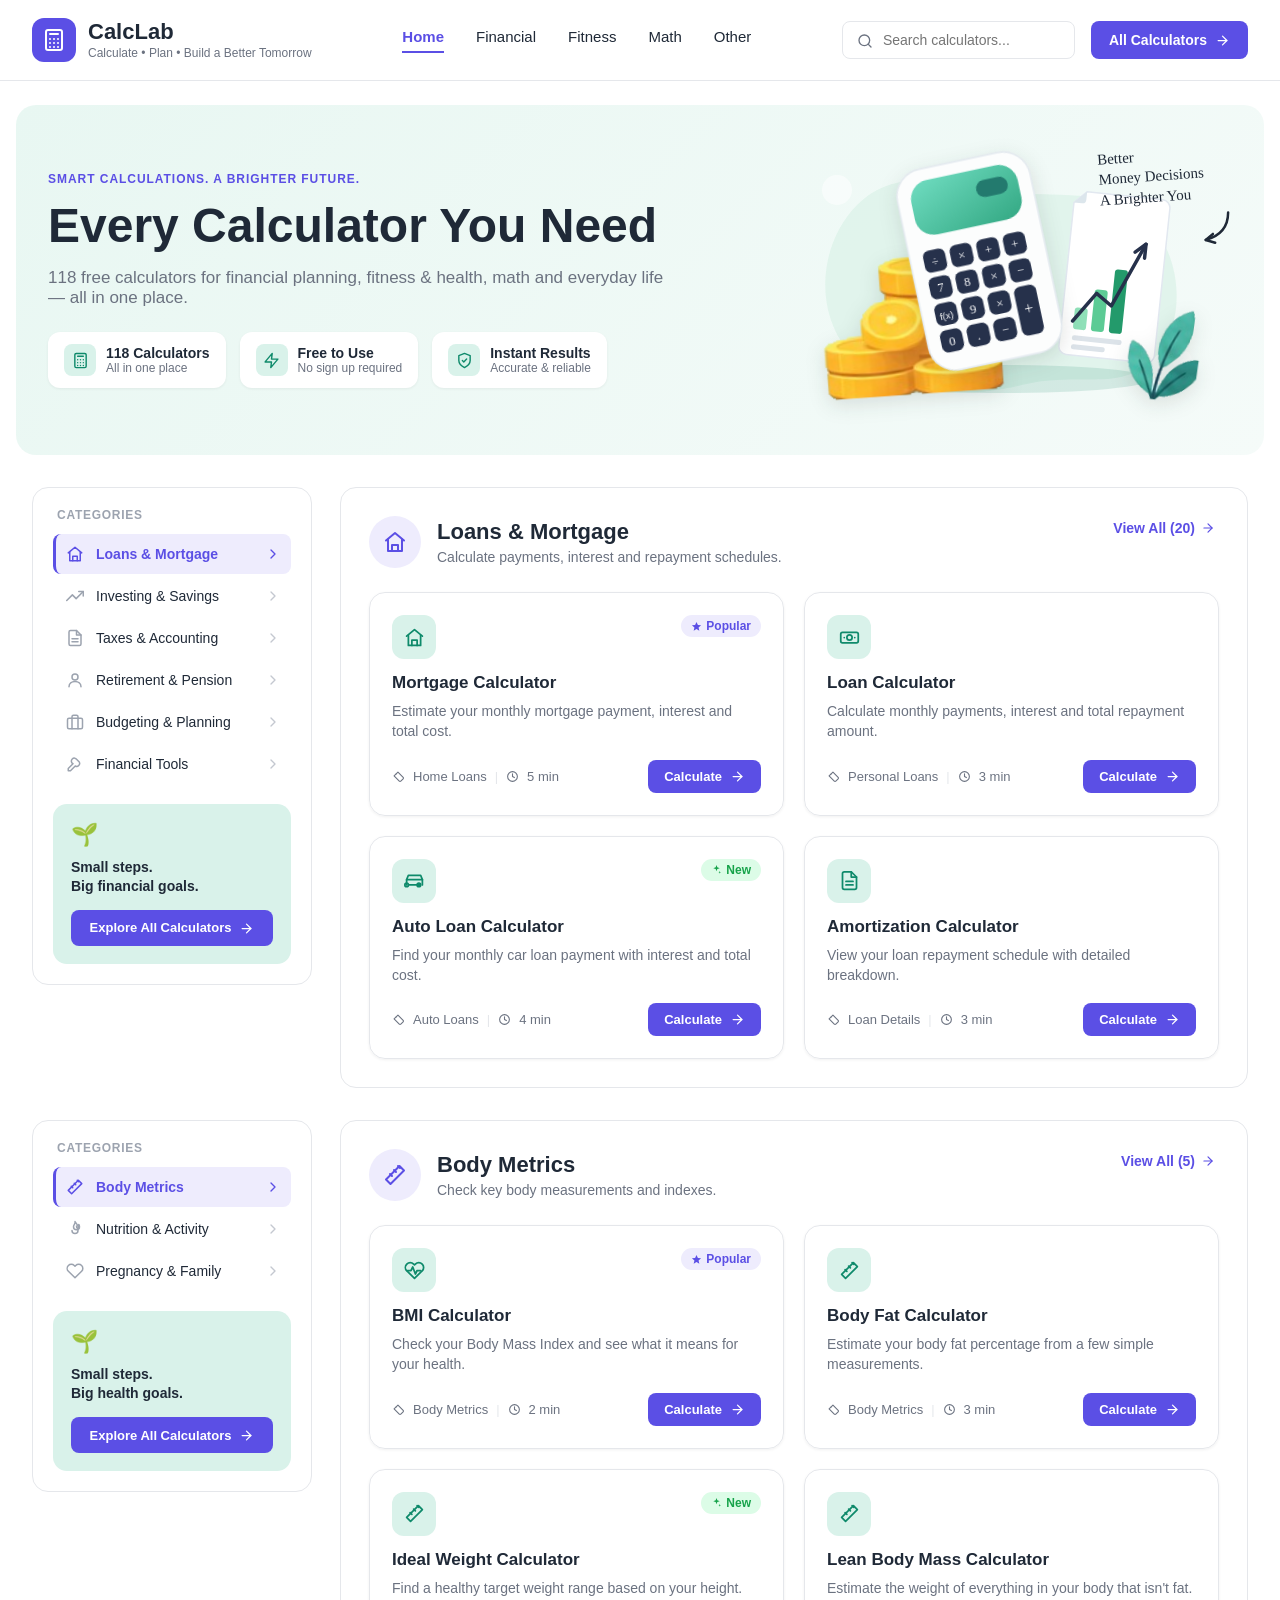
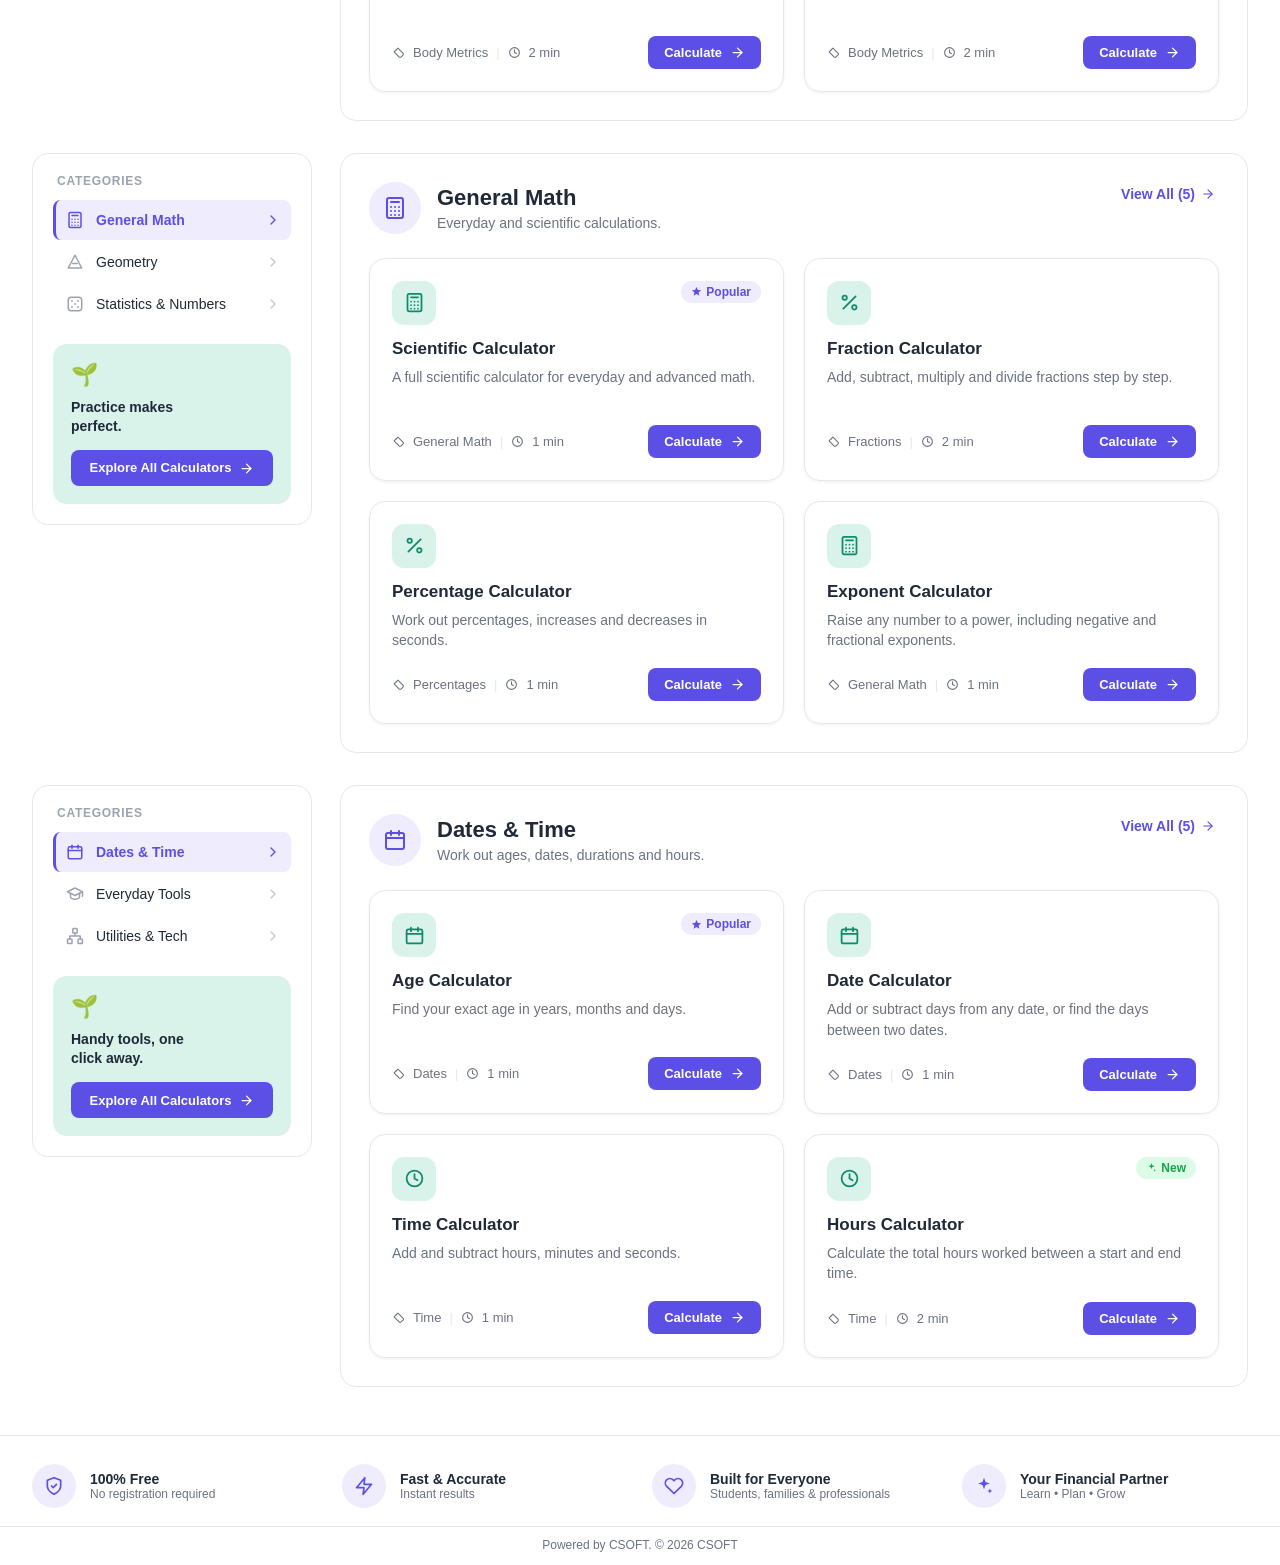
<file: index.html>
<!DOCTYPE html>
<html lang="en">
<head>
<meta charset="UTF-8">
<meta name="viewport" content="width=device-width, initial-scale=1.0">
<title>CalcLab — Home</title>
<link rel="stylesheet" href="css/styles.css">
</head>
<body>

<header class="site-header">
  <div class="brand">
    <a href="index.html" class="brand-link" aria-label="Go to homepage">
      <div class="brand-mark" id="brand-mark-icon"></div>
      <div>
        <div class="brand-name">CalcLab</div>
        <div class="brand-tagline">Calculate &bull; Plan &bull; Build a Better Tomorrow</div>
      </div>
    </a>
  </div>
  <nav class="main-nav">
    <a href="index.html" class="active">Home</a>
    <a href="financial.html" target="_blank" rel="noopener noreferrer">Financial</a>
    <a href="fitness.html" target="_blank" rel="noopener noreferrer">Fitness</a>
    <a href="math.html" target="_blank" rel="noopener noreferrer">Math</a>
    <a href="other.html" target="_blank" rel="noopener noreferrer">Other</a>
  </nav>
  <div class="header-actions">
    <div class="search-box">
      <span id="search-icon"></span>
      <input type="text" placeholder="Search calculators...">
    </div>
    <a href="all-calculators.html" target="_blank" rel="noopener" class="btn btn-primary">All Calculators <span id="all-calc-arrow"></span></a>
  </div>
</header>

<section class="hero">
  <div class="hero-copy">
    <div class="hero-eyebrow">Smart calculations. A brighter future.</div>
    <h1>Every Calculator You Need</h1>
    <p class="subhead"><span id="hero-calc-count"></span> free calculators for financial planning, fitness &amp; health, math and everyday life — all in one place.</p>
    <div class="hero-stats">
      <div class="stat-pill">
        <div class="icon-tile" id="stat-icon-1"></div>
        <div><div class="stat-title" id="stat-title-1"></div><div class="stat-sub">All in one place</div></div>
      </div>
      <div class="stat-pill">
        <div class="icon-tile" id="stat-icon-2"></div>
        <div><div class="stat-title">Free to Use</div><div class="stat-sub">No sign up required</div></div>
      </div>
      <div class="stat-pill">
        <div class="icon-tile" id="stat-icon-3"></div>
        <div><div class="stat-title">Instant Results</div><div class="stat-sub">Accurate &amp; reliable</div></div>
      </div>
    </div>
  </div>
  <div class="hero-art" id="hero-art"></div>
</section>

<main class="main-content" id="financial">
  <aside class="sidebar">
    <div class="sidebar-label">CATEGORIES</div>
    <nav class="category-list" id="financial-category-list"></nav>
    <div class="sidebar-cta">
      <div class="cta-icon">🌱</div>
      <p>Small steps.<br>Big financial goals.</p>
      <a href="all-calculators.html" target="_blank" rel="noopener noreferrer" class="btn btn-primary btn-block">Explore All Calculators <span class="cta-arrow-icon"></span></a>
    </div>
  </aside>

  <section class="category-panel" id="financial-panel">
    <!-- rendered by app.js -->
  </section>
</main>

<main class="main-content" id="fitness">
  <aside class="sidebar">
    <div class="sidebar-label">CATEGORIES</div>
    <nav class="category-list" id="fitness-category-list"></nav>
    <div class="sidebar-cta">
      <div class="cta-icon">🌱</div>
      <p>Small steps.<br>Big health goals.</p>
      <a href="all-calculators.html" target="_blank" rel="noopener noreferrer" class="btn btn-primary btn-block">Explore All Calculators <span class="cta-arrow-icon"></span></a>
    </div>
  </aside>

  <section class="category-panel" id="fitness-panel">
    <!-- rendered by app.js -->
  </section>
</main>

<main class="main-content" id="math">
  <aside class="sidebar">
    <div class="sidebar-label">CATEGORIES</div>
    <nav class="category-list" id="math-category-list"></nav>
    <div class="sidebar-cta">
      <div class="cta-icon">🌱</div>
      <p>Practice makes<br>perfect.</p>
      <a href="all-calculators.html" target="_blank" rel="noopener noreferrer" class="btn btn-primary btn-block">Explore All Calculators <span class="cta-arrow-icon"></span></a>
    </div>
  </aside>

  <section class="category-panel" id="math-panel">
    <!-- rendered by app.js -->
  </section>
</main>

<main class="main-content" id="other">
  <aside class="sidebar">
    <div class="sidebar-label">CATEGORIES</div>
    <nav class="category-list" id="other-category-list"></nav>
    <div class="sidebar-cta">
      <div class="cta-icon">🌱</div>
      <p>Handy tools, one<br>click away.</p>
      <a href="all-calculators.html" target="_blank" rel="noopener noreferrer" class="btn btn-primary btn-block">Explore All Calculators <span class="cta-arrow-icon"></span></a>
    </div>
  </aside>

  <section class="category-panel" id="other-panel">
    <!-- rendered by app.js -->
  </section>
</main>

<footer class="footer-strip">
  <div class="footer-item">
    <div class="icon-tile" id="footer-icon-1"></div>
    <div><div class="footer-title">100% Free</div><div class="footer-sub">No registration required</div></div>
  </div>
  <div class="footer-item">
    <div class="icon-tile" id="footer-icon-2"></div>
    <div><div class="footer-title">Fast &amp; Accurate</div><div class="footer-sub">Instant results</div></div>
  </div>
  <div class="footer-item">
    <div class="icon-tile" id="footer-icon-3"></div>
    <div><div class="footer-title">Built for Everyone</div><div class="footer-sub">Students, families &amp; professionals</div></div>
  </div>
  <div class="footer-item">
    <div class="icon-tile" id="footer-icon-4"></div>
    <div><div class="footer-title">Your Financial Partner</div><div class="footer-sub">Learn &bull; Plan &bull; Grow</div></div>
  </div>
</footer>
<div class="footer-credit">Powered by CSOFT. © 2026 CSOFT</div>

<script src="js/icons.js"></script>
<script src="js/data.js"></script>
<script src="js/render.js"></script>
<script src="js/category-sidebar-page.js"></script>
<script src="js/app.js"></script>
<script src="js/search.js"></script>
<script src="js/nav-toggle.js"></script>
</body>
</html>
</file>
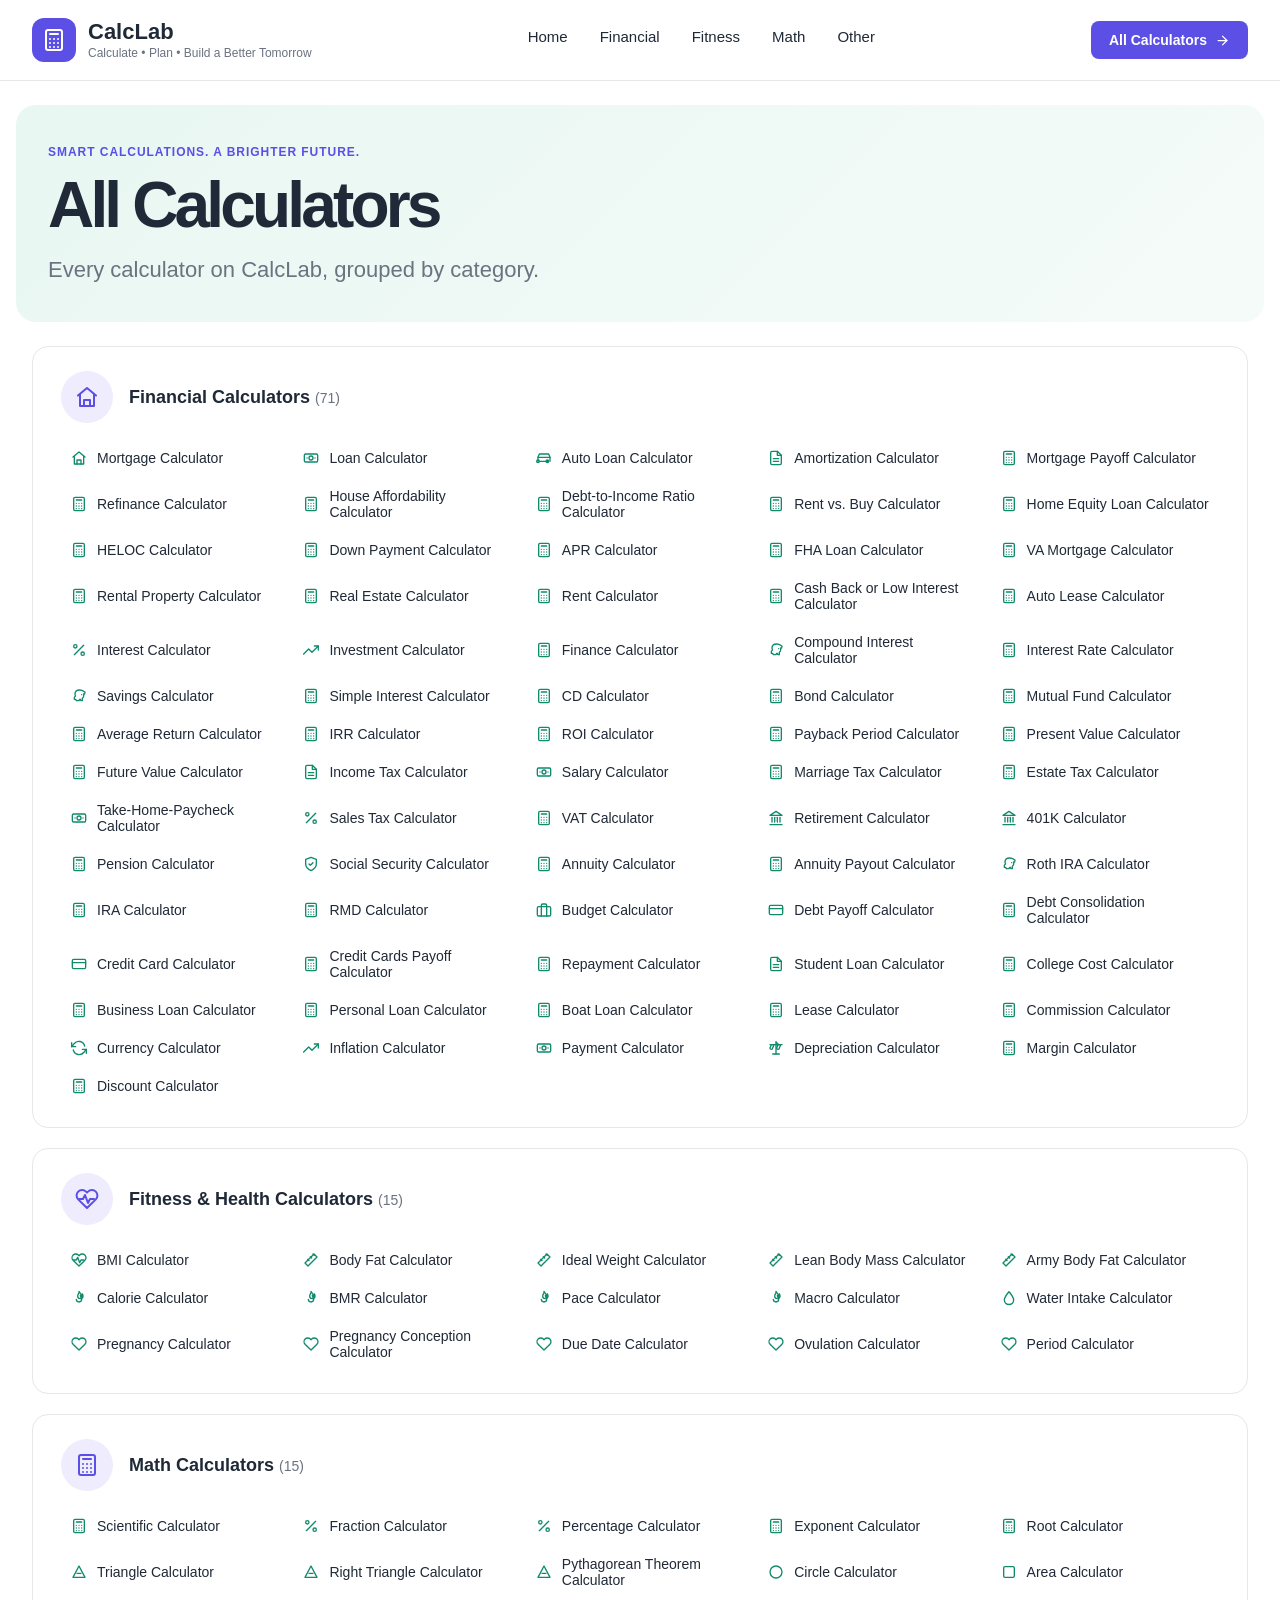
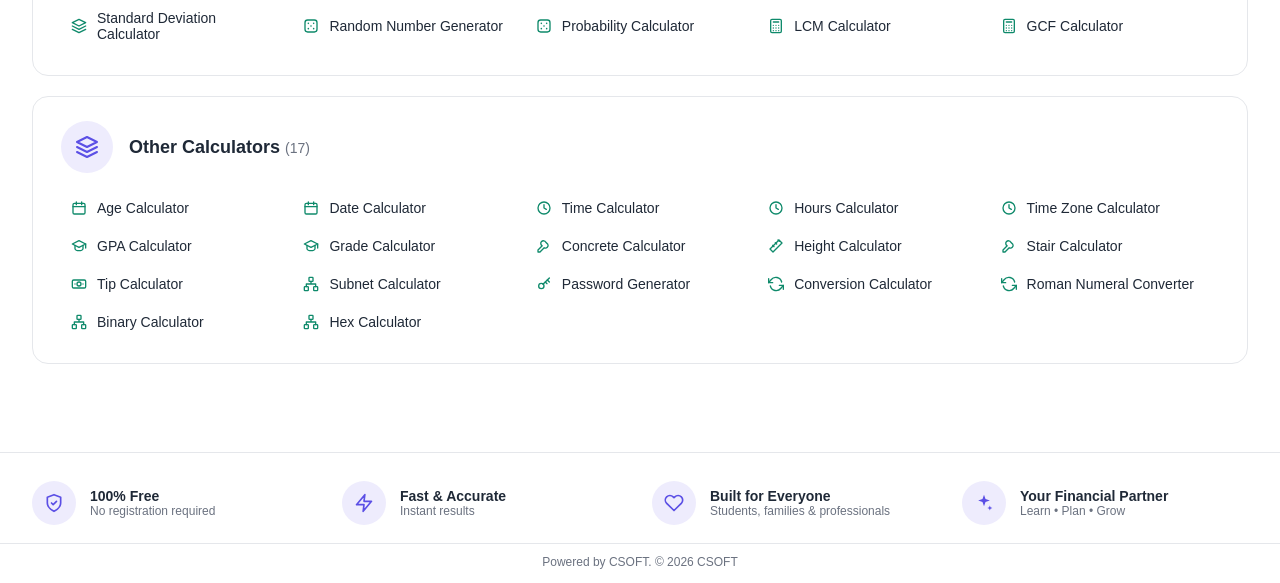
<file: all-calculators.html>
<!DOCTYPE html>
<html lang="en">
<head>
<meta charset="UTF-8">
<meta name="viewport" content="width=device-width, initial-scale=1.0">
<title>CalcLab — All Calculators</title>
<link rel="stylesheet" href="css/styles.css">
</head>
<body>

<header class="site-header">
  <div class="brand">
    <a href="index.html" class="brand-link" aria-label="Go to homepage">
      <div class="brand-mark" id="brand-mark-icon"></div>
      <div>
        <div class="brand-name">CalcLab</div>
        <div class="brand-tagline">Calculate &bull; Plan &bull; Build a Better Tomorrow</div>
      </div>
    </a>
  </div>
  <nav class="main-nav">
    <a href="index.html">Home</a>
    <a href="financial.html" target="_blank" rel="noopener noreferrer">Financial</a>
    <a href="fitness.html" target="_blank" rel="noopener noreferrer">Fitness</a>
    <a href="math.html" target="_blank" rel="noopener noreferrer">Math</a>
    <a href="other.html" target="_blank" rel="noopener noreferrer">Other</a>
  </nav>
  <div class="header-actions">
    <a href="all-calculators.html" class="btn btn-primary active">All Calculators <span id="all-calc-arrow"></span></a>
  </div>
</header>

<div class="page-intro">
  <div class="hero-eyebrow">Smart calculations. A brighter future.</div>
  <h1>All Calculators</h1>
  <p>Every calculator on CalcLab, grouped by category.</p>
</div>

<main class="page-main" id="all-calcs-main">
  <!-- rendered by js/all-calculators.js -->
</main>

<footer class="footer-strip">
  <div class="footer-item">
    <div class="icon-tile" id="footer-icon-1"></div>
    <div><div class="footer-title">100% Free</div><div class="footer-sub">No registration required</div></div>
  </div>
  <div class="footer-item">
    <div class="icon-tile" id="footer-icon-2"></div>
    <div><div class="footer-title">Fast &amp; Accurate</div><div class="footer-sub">Instant results</div></div>
  </div>
  <div class="footer-item">
    <div class="icon-tile" id="footer-icon-3"></div>
    <div><div class="footer-title">Built for Everyone</div><div class="footer-sub">Students, families &amp; professionals</div></div>
  </div>
  <div class="footer-item">
    <div class="icon-tile" id="footer-icon-4"></div>
    <div><div class="footer-title">Your Financial Partner</div><div class="footer-sub">Learn &bull; Plan &bull; Grow</div></div>
  </div>
</footer>
<div class="footer-credit">Powered by CSOFT. © 2026 CSOFT</div>

<script src="js/icons.js"></script>
<script src="js/data.js"></script>
<script src="js/all-calculators.js"></script>
<script src="js/nav-toggle.js"></script>
</body>
</html>
</file>
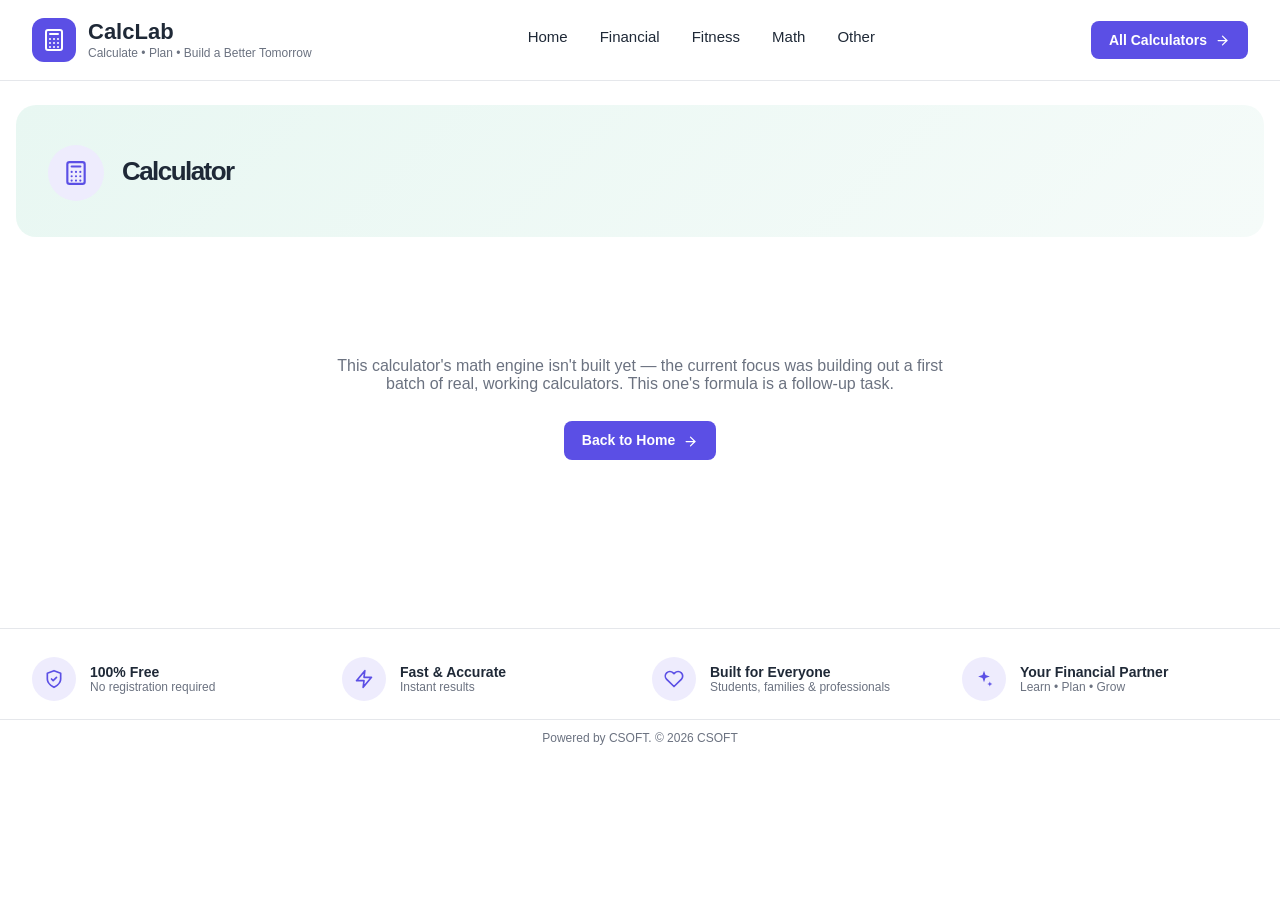
<file: calculator.html>
<!DOCTYPE html>
<html lang="en">
<head>
<meta charset="UTF-8">
<meta name="viewport" content="width=device-width, initial-scale=1.0">
<title>CalcLab — Calculator</title>
<link rel="stylesheet" href="css/styles.css">
</head>
<body>

<header class="site-header">
  <div class="brand">
    <a href="index.html" class="brand-link" aria-label="Go to homepage">
      <div class="brand-mark" id="brand-mark-icon"></div>
      <div>
        <div class="brand-name">CalcLab</div>
        <div class="brand-tagline">Calculate &bull; Plan &bull; Build a Better Tomorrow</div>
      </div>
    </a>
  </div>
  <nav class="main-nav">
    <a href="index.html">Home</a>
    <a href="financial.html" target="_blank" rel="noopener noreferrer">Financial</a>
    <a href="fitness.html" target="_blank" rel="noopener noreferrer">Fitness</a>
    <a href="math.html" target="_blank" rel="noopener noreferrer">Math</a>
    <a href="other.html" target="_blank" rel="noopener noreferrer">Other</a>
  </nav>
  <div class="header-actions">
    <a href="all-calculators.html" target="_blank" rel="noopener noreferrer" class="btn btn-primary">All Calculators <span id="all-calc-arrow"></span></a>
  </div>
</header>

<div class="page-intro calc-page-intro">
  <div class="category-icon-badge" id="calc-icon"></div>
  <div>
    <h1 id="calc-name">Calculator</h1>
    <p id="calc-description"></p>
  </div>
</div>

<main class="page-main">
  <div class="calc-columns" id="calc-columns">
    <section class="calc-card-panel">
      <h2 class="calc-panel-heading">Inputs</h2>
      <form id="calc-form" class="calc-form" novalidate></form>
    </section>
    <section class="calc-card-panel">
      <h2 class="calc-panel-heading">Result</h2>
      <div id="calc-results" class="calc-results"></div>
    </section>
  </div>

  <div id="calc-placeholder" class="stub-main">
    <p>This calculator's math engine isn't built yet — the current focus was building out a first batch of real, working calculators. This one's formula is a follow-up task.</p>
    <a href="index.html" class="btn btn-primary">Back to Home <span id="back-arrow"></span></a>
  </div>

  <section class="category-panel" id="related-calc-panel" style="display:none;"></section>

  <section class="calc-card-panel calc-info-panel" id="calc-info-panel" style="display:none;"></section>
</main>

<footer class="footer-strip">
  <div class="footer-item">
    <div class="icon-tile" id="footer-icon-1"></div>
    <div><div class="footer-title">100% Free</div><div class="footer-sub">No registration required</div></div>
  </div>
  <div class="footer-item">
    <div class="icon-tile" id="footer-icon-2"></div>
    <div><div class="footer-title">Fast &amp; Accurate</div><div class="footer-sub">Instant results</div></div>
  </div>
  <div class="footer-item">
    <div class="icon-tile" id="footer-icon-3"></div>
    <div><div class="footer-title">Built for Everyone</div><div class="footer-sub">Students, families &amp; professionals</div></div>
  </div>
  <div class="footer-item">
    <div class="icon-tile" id="footer-icon-4"></div>
    <div><div class="footer-title">Your Financial Partner</div><div class="footer-sub">Learn &bull; Plan &bull; Grow</div></div>
  </div>
</footer>
<div class="footer-credit">Powered by CSOFT. © 2026 CSOFT</div>

<script src="js/icons.js"></script>
<script src="js/data.js"></script>
<script src="js/render.js"></script>
<script src="js/calc-engine.js"></script>
<script src="js/calc-definitions.js"></script>
<script src="js/calc-content.js"></script>
<script src="js/scientific-calculator.js"></script>
<script>
  document.getElementById('brand-mark-icon').innerHTML = iconMarkup('calculator');
  document.getElementById('all-calc-arrow').innerHTML = iconMarkup('arrowRight');

  const f1 = document.getElementById('footer-icon-1'); if (f1) f1.innerHTML = iconMarkup('shield');
  const f2 = document.getElementById('footer-icon-2'); if (f2) f2.innerHTML = iconMarkup('lightning');
  const f3 = document.getElementById('footer-icon-3'); if (f3) f3.innerHTML = iconMarkup('heart');
  const f4 = document.getElementById('footer-icon-4'); if (f4) f4.innerHTML = iconMarkup('sparkle');

  const params = new URLSearchParams(window.location.search);
  const slug = params.get('slug') || '';
  const meta = findCalculatorMeta(slug);
  const name = meta ? meta.name : (params.get('name') || 'Calculator');

  document.title = `CalcLab — ${name}`;
  document.getElementById('calc-name').textContent = name;
  document.getElementById('calc-icon').innerHTML = iconMarkup(meta ? meta.icon : 'calculator');
  document.getElementById('calc-description').textContent = meta ? meta.description : '';

  const def = CALC_DEFINITIONS[slug];
  const columnsEl = document.getElementById('calc-columns');
  const placeholderEl = document.getElementById('calc-placeholder');

  if (def) {
    placeholderEl.style.display = 'none';
    columnsEl.style.display = '';
    if (slug === 'scientific-calculator') {
      document.querySelector('.calc-card-panel:nth-child(2)').style.display = 'none';
      renderScientificCalculator();
    } else {
      renderCalculatorForm(def);
    }
  } else {
    columnsEl.style.display = 'none';
    placeholderEl.style.display = '';
    document.getElementById('back-arrow').innerHTML = iconMarkup('arrowRight');
  }

  // Related Calculators + About content — shown for any recognized calculator,
  // whether or not its math engine is built yet, so every calculator page is
  // still useful to land on.
  if (meta) {
    const group = findCalculatorGroup(slug);
    if (group) {
      const relatedCalculators = group.calculators.filter((c) => c.slug !== slug);
      if (relatedCalculators.length) {
        const relatedPanel = document.getElementById('related-calc-panel');
        // Heading is always "Related Calculators" — the category name only
        // appears in the description below it, not as the section title.
        const relatedEntity = {
          ...group,
          label: 'Related Calculators',
          description: `More ${group.label} calculators you might find useful.`,
          calculators: relatedCalculators,
        };
        relatedPanel.innerHTML = categoryPanelMarkup(relatedEntity, { cap: 4, viewAllHref: group.href });
        relatedPanel.style.display = '';
      }
    }

    const infoPanel = document.getElementById('calc-info-panel');
    const content = getCalcContent(slug, meta);
    infoPanel.innerHTML = `
      <h2 class="calc-info-title">${iconMarkup('info')} What is the ${meta.name}?</h2>
      <p>${content.about}</p>
      <h3>How It Works</h3>
      <p>${content.how}</p>
      ${content.faq && content.faq.length ? `
        <h3>Frequently Asked Questions</h3>
        <div class="calc-faq">
          ${content.faq.map((f) => `<div class="faq-item"><p class="faq-q">${f.q}</p><p class="faq-a">${f.a}</p></div>`).join('')}
        </div>` : ''}
    `;
    infoPanel.style.display = '';
  }
</script>
<script src="js/nav-toggle.js"></script>
</body>
</html>
</file>
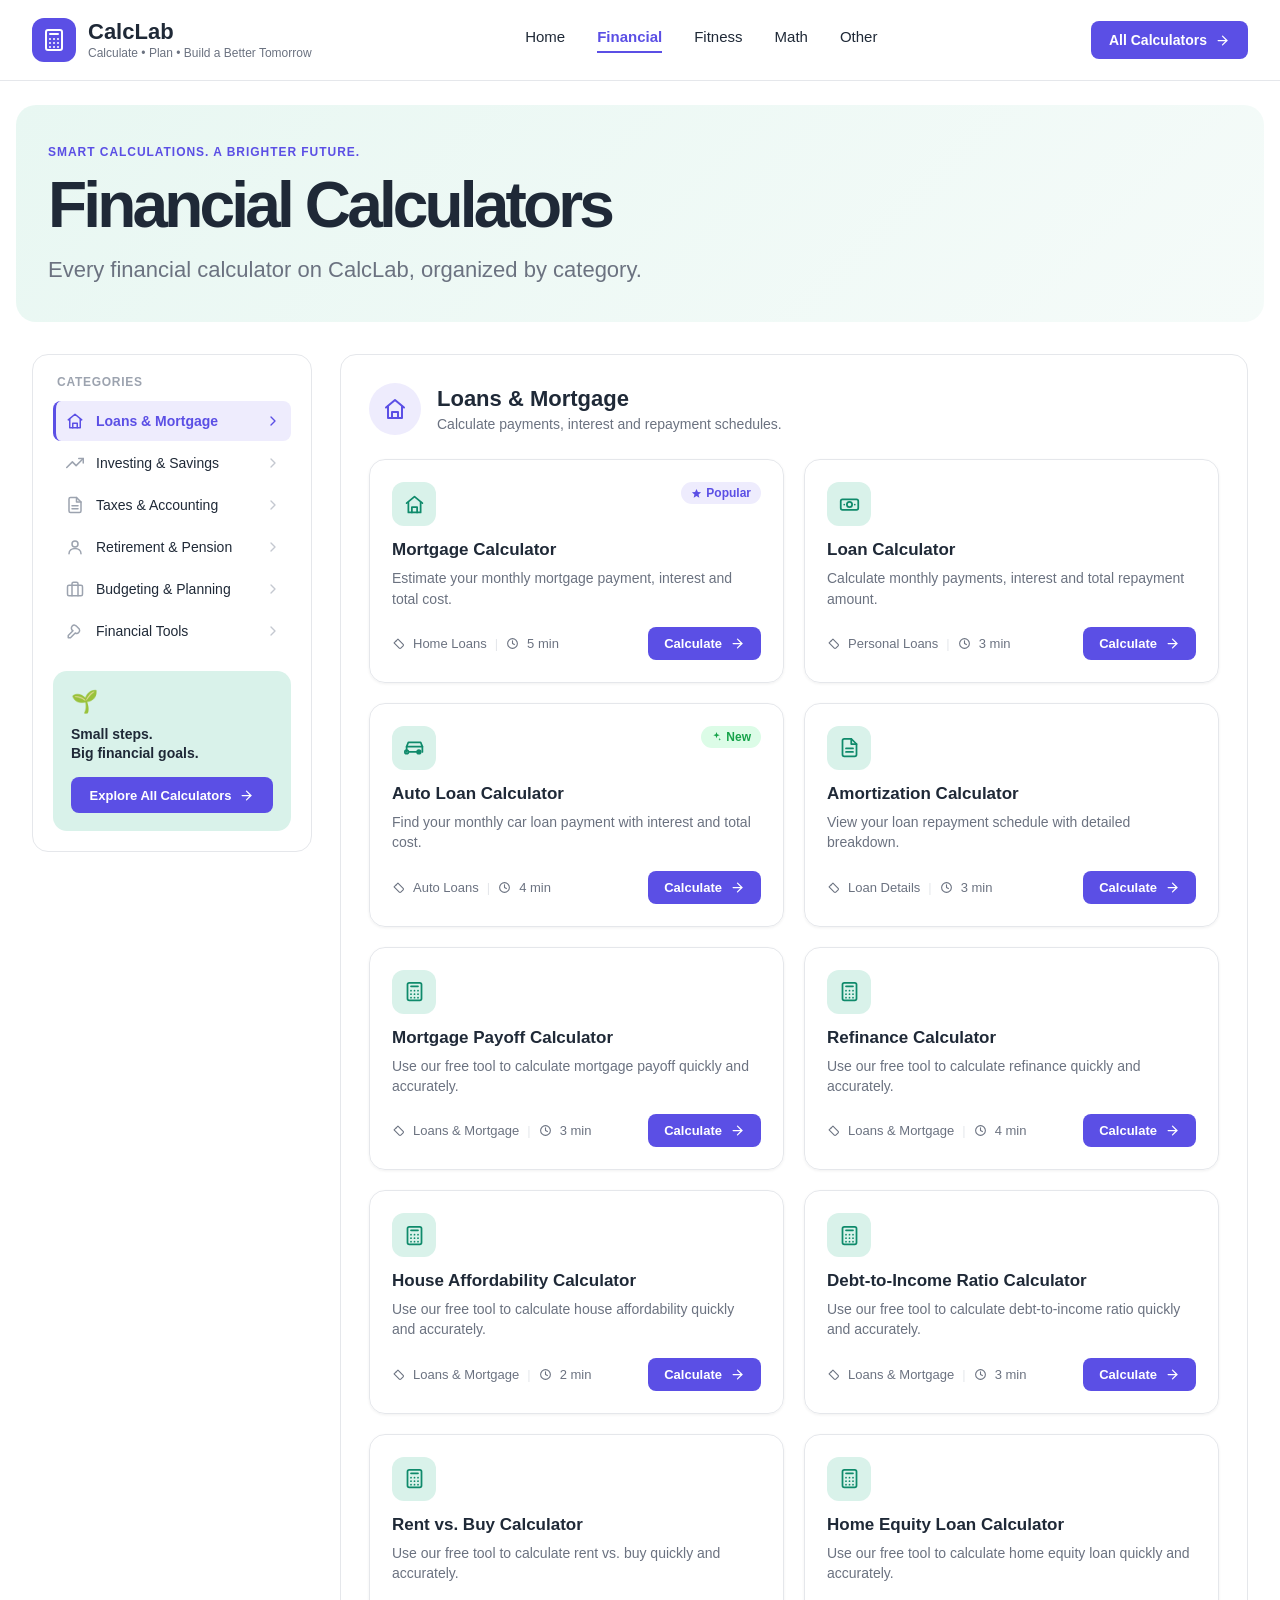
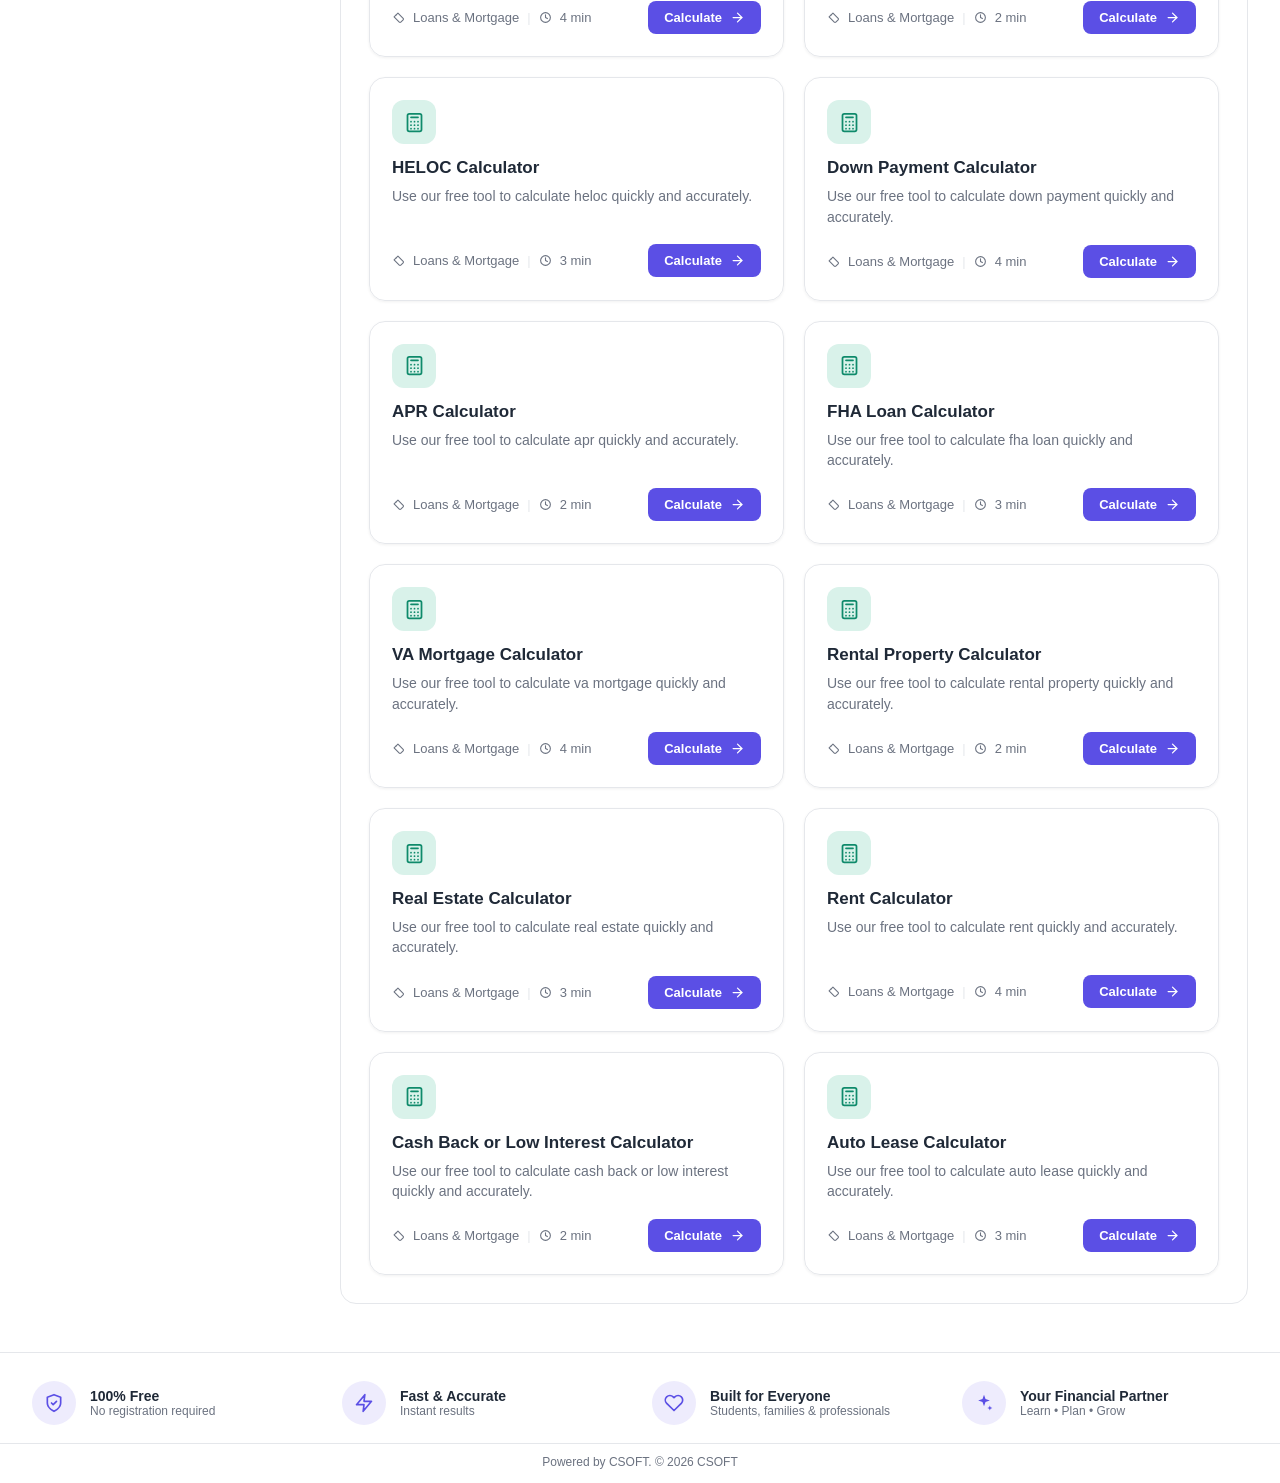
<file: financial.html>
<!DOCTYPE html>
<html lang="en">
<head>
<meta charset="UTF-8">
<meta name="viewport" content="width=device-width, initial-scale=1.0">
<title>CalcLab — Financial Calculators</title>
<link rel="stylesheet" href="css/styles.css">
</head>
<body>

<header class="site-header">
  <div class="brand">
    <a href="index.html" class="brand-link" aria-label="Go to homepage">
      <div class="brand-mark" id="brand-mark-icon"></div>
      <div>
        <div class="brand-name">CalcLab</div>
        <div class="brand-tagline">Calculate &bull; Plan &bull; Build a Better Tomorrow</div>
      </div>
    </a>
  </div>
  <nav class="main-nav">
    <a href="index.html">Home</a>
    <a href="financial.html" class="active" target="_blank" rel="noopener noreferrer">Financial</a>
    <a href="fitness.html" target="_blank" rel="noopener noreferrer">Fitness</a>
    <a href="math.html" target="_blank" rel="noopener noreferrer">Math</a>
    <a href="other.html" target="_blank" rel="noopener noreferrer">Other</a>
  </nav>
  <div class="header-actions">
    <a href="all-calculators.html" target="_blank" rel="noopener noreferrer" class="btn btn-primary">All Calculators <span id="all-calc-arrow"></span></a>
  </div>
</header>

<div class="page-intro">
  <div class="hero-eyebrow">Smart calculations. A brighter future.</div>
  <h1>Financial Calculators</h1>
  <p>Every financial calculator on CalcLab, organized by category.</p>
</div>

<main class="main-content">
  <aside class="sidebar">
    <div class="sidebar-label">CATEGORIES</div>
    <nav class="category-list" id="category-list"></nav>
    <div class="sidebar-cta">
      <div class="cta-icon">🌱</div>
      <p>Small steps.<br>Big financial goals.</p>
      <a href="all-calculators.html" target="_blank" rel="noopener noreferrer" class="btn btn-primary btn-block">Explore All Calculators <span class="cta-arrow-icon"></span></a>
    </div>
  </aside>

  <section class="category-panel" id="category-panel">
    <!-- rendered below -->
  </section>
</main>

<footer class="footer-strip">
  <div class="footer-item">
    <div class="icon-tile" id="footer-icon-1"></div>
    <div><div class="footer-title">100% Free</div><div class="footer-sub">No registration required</div></div>
  </div>
  <div class="footer-item">
    <div class="icon-tile" id="footer-icon-2"></div>
    <div><div class="footer-title">Fast &amp; Accurate</div><div class="footer-sub">Instant results</div></div>
  </div>
  <div class="footer-item">
    <div class="icon-tile" id="footer-icon-3"></div>
    <div><div class="footer-title">Built for Everyone</div><div class="footer-sub">Students, families &amp; professionals</div></div>
  </div>
  <div class="footer-item">
    <div class="icon-tile" id="footer-icon-4"></div>
    <div><div class="footer-title">Your Financial Partner</div><div class="footer-sub">Learn &bull; Plan &bull; Grow</div></div>
  </div>
</footer>
<div class="footer-credit">Powered by CSOFT. © 2026 CSOFT</div>

<script src="js/icons.js"></script>
<script src="js/data.js"></script>
<script src="js/render.js"></script>
<script src="js/category-sidebar-page.js"></script>
<script>
  initPageChrome();
  initSidebarPanel({ groups: CATEGORIES });
</script>
<script src="js/nav-toggle.js"></script>
</body>
</html>
</file>
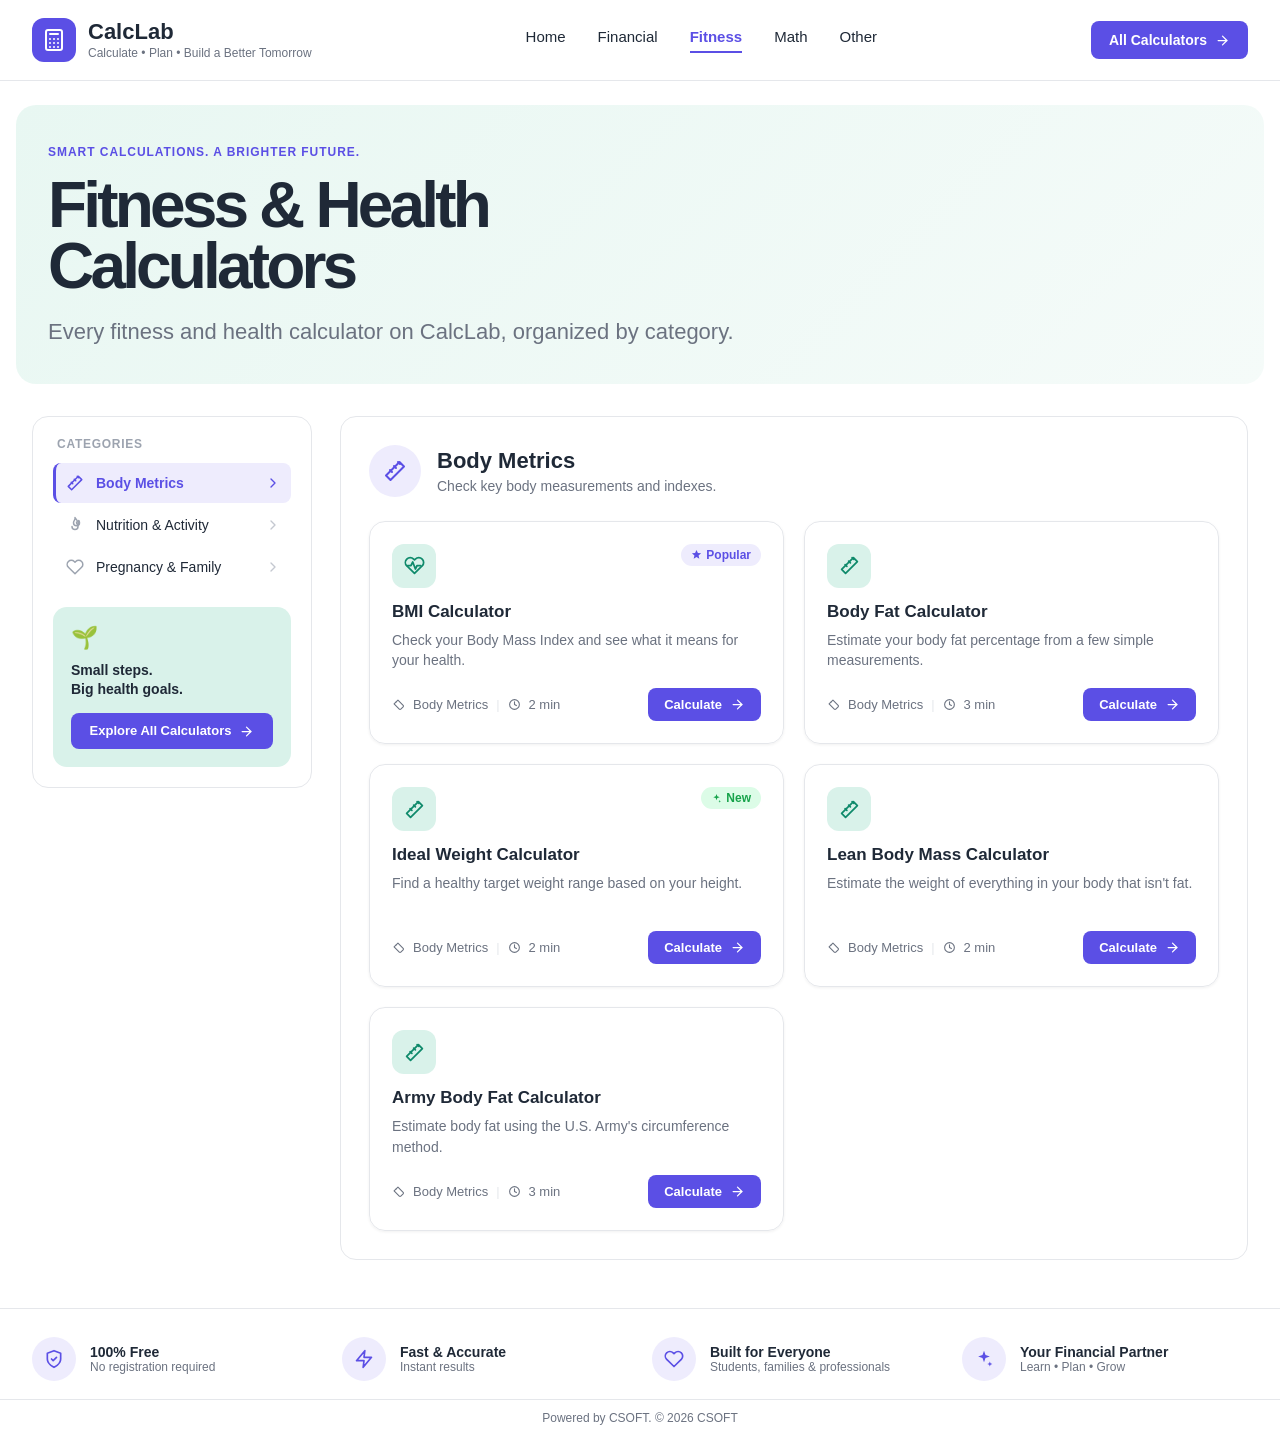
<file: fitness.html>
<!DOCTYPE html>
<html lang="en">
<head>
<meta charset="UTF-8">
<meta name="viewport" content="width=device-width, initial-scale=1.0">
<title>CalcLab — Fitness &amp; Health Calculators</title>
<link rel="stylesheet" href="css/styles.css">
</head>
<body>

<header class="site-header">
  <div class="brand">
    <a href="index.html" class="brand-link" aria-label="Go to homepage">
      <div class="brand-mark" id="brand-mark-icon"></div>
      <div>
        <div class="brand-name">CalcLab</div>
        <div class="brand-tagline">Calculate &bull; Plan &bull; Build a Better Tomorrow</div>
      </div>
    </a>
  </div>
  <nav class="main-nav">
    <a href="index.html">Home</a>
    <a href="financial.html" target="_blank" rel="noopener noreferrer">Financial</a>
    <a href="fitness.html" class="active" target="_blank" rel="noopener noreferrer">Fitness</a>
    <a href="math.html" target="_blank" rel="noopener noreferrer">Math</a>
    <a href="other.html" target="_blank" rel="noopener noreferrer">Other</a>
  </nav>
  <div class="header-actions">
    <a href="all-calculators.html" target="_blank" rel="noopener noreferrer" class="btn btn-primary">All Calculators <span id="all-calc-arrow"></span></a>
  </div>
</header>

<div class="page-intro">
  <div class="hero-eyebrow">Smart calculations. A brighter future.</div>
  <h1>Fitness &amp; Health Calculators</h1>
  <p>Every fitness and health calculator on CalcLab, organized by category.</p>
</div>

<main class="main-content">
  <aside class="sidebar">
    <div class="sidebar-label">CATEGORIES</div>
    <nav class="category-list" id="category-list"></nav>
    <div class="sidebar-cta">
      <div class="cta-icon">🌱</div>
      <p>Small steps.<br>Big health goals.</p>
      <a href="all-calculators.html" target="_blank" rel="noopener noreferrer" class="btn btn-primary btn-block">Explore All Calculators <span class="cta-arrow-icon"></span></a>
    </div>
  </aside>

  <section class="category-panel" id="category-panel">
    <!-- rendered below -->
  </section>
</main>

<footer class="footer-strip">
  <div class="footer-item">
    <div class="icon-tile" id="footer-icon-1"></div>
    <div><div class="footer-title">100% Free</div><div class="footer-sub">No registration required</div></div>
  </div>
  <div class="footer-item">
    <div class="icon-tile" id="footer-icon-2"></div>
    <div><div class="footer-title">Fast &amp; Accurate</div><div class="footer-sub">Instant results</div></div>
  </div>
  <div class="footer-item">
    <div class="icon-tile" id="footer-icon-3"></div>
    <div><div class="footer-title">Built for Everyone</div><div class="footer-sub">Students, families &amp; professionals</div></div>
  </div>
  <div class="footer-item">
    <div class="icon-tile" id="footer-icon-4"></div>
    <div><div class="footer-title">Your Financial Partner</div><div class="footer-sub">Learn &bull; Plan &bull; Grow</div></div>
  </div>
</footer>
<div class="footer-credit">Powered by CSOFT. © 2026 CSOFT</div>

<script src="js/icons.js"></script>
<script src="js/data.js"></script>
<script src="js/render.js"></script>
<script src="js/category-sidebar-page.js"></script>
<script>
  initPageChrome();
  initSidebarPanel({ groups: FITNESS_SUBCATEGORIES });
</script>
<script src="js/nav-toggle.js"></script>
</body>
</html>
</file>
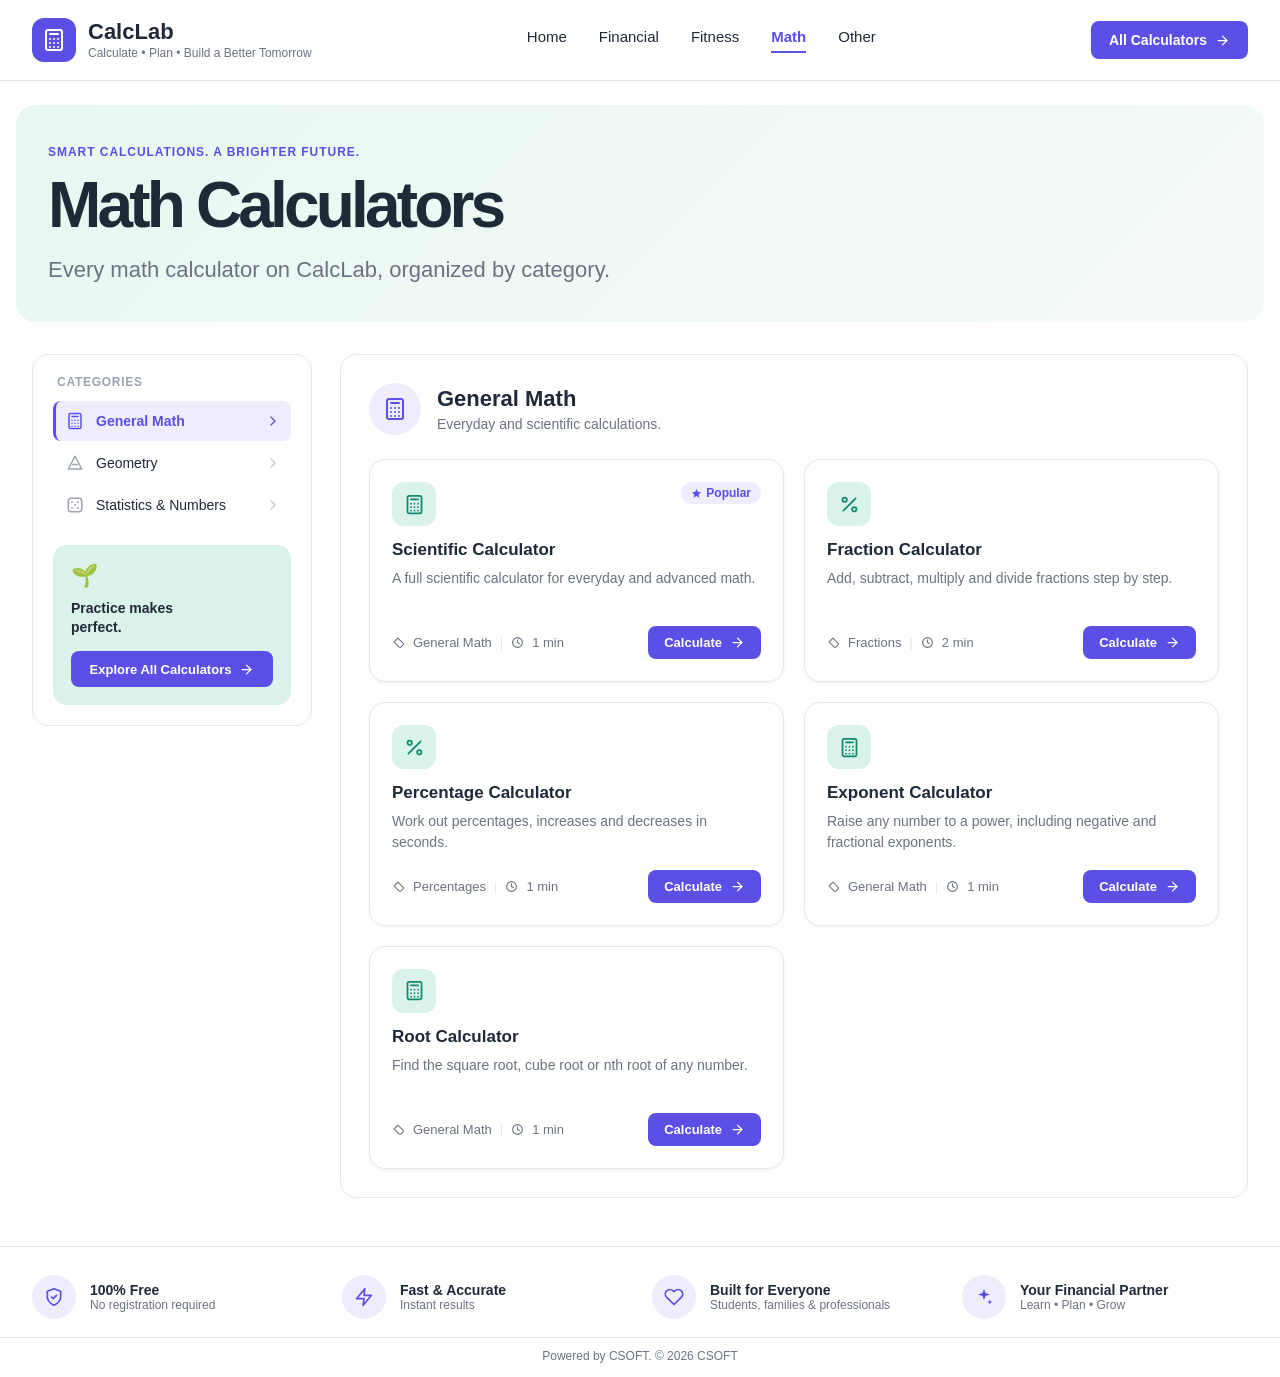
<file: math.html>
<!DOCTYPE html>
<html lang="en">
<head>
<meta charset="UTF-8">
<meta name="viewport" content="width=device-width, initial-scale=1.0">
<title>CalcLab — Math Calculators</title>
<link rel="stylesheet" href="css/styles.css">
</head>
<body>

<header class="site-header">
  <div class="brand">
    <a href="index.html" class="brand-link" aria-label="Go to homepage">
      <div class="brand-mark" id="brand-mark-icon"></div>
      <div>
        <div class="brand-name">CalcLab</div>
        <div class="brand-tagline">Calculate &bull; Plan &bull; Build a Better Tomorrow</div>
      </div>
    </a>
  </div>
  <nav class="main-nav">
    <a href="index.html">Home</a>
    <a href="financial.html" target="_blank" rel="noopener noreferrer">Financial</a>
    <a href="fitness.html" target="_blank" rel="noopener noreferrer">Fitness</a>
    <a href="math.html" class="active" target="_blank" rel="noopener noreferrer">Math</a>
    <a href="other.html" target="_blank" rel="noopener noreferrer">Other</a>
  </nav>
  <div class="header-actions">
    <a href="all-calculators.html" target="_blank" rel="noopener noreferrer" class="btn btn-primary">All Calculators <span id="all-calc-arrow"></span></a>
  </div>
</header>

<div class="page-intro">
  <div class="hero-eyebrow">Smart calculations. A brighter future.</div>
  <h1>Math Calculators</h1>
  <p>Every math calculator on CalcLab, organized by category.</p>
</div>

<main class="main-content">
  <aside class="sidebar">
    <div class="sidebar-label">CATEGORIES</div>
    <nav class="category-list" id="category-list"></nav>
    <div class="sidebar-cta">
      <div class="cta-icon">🌱</div>
      <p>Practice makes<br>perfect.</p>
      <a href="all-calculators.html" target="_blank" rel="noopener noreferrer" class="btn btn-primary btn-block">Explore All Calculators <span class="cta-arrow-icon"></span></a>
    </div>
  </aside>

  <section class="category-panel" id="category-panel">
    <!-- rendered below -->
  </section>
</main>

<footer class="footer-strip">
  <div class="footer-item">
    <div class="icon-tile" id="footer-icon-1"></div>
    <div><div class="footer-title">100% Free</div><div class="footer-sub">No registration required</div></div>
  </div>
  <div class="footer-item">
    <div class="icon-tile" id="footer-icon-2"></div>
    <div><div class="footer-title">Fast &amp; Accurate</div><div class="footer-sub">Instant results</div></div>
  </div>
  <div class="footer-item">
    <div class="icon-tile" id="footer-icon-3"></div>
    <div><div class="footer-title">Built for Everyone</div><div class="footer-sub">Students, families &amp; professionals</div></div>
  </div>
  <div class="footer-item">
    <div class="icon-tile" id="footer-icon-4"></div>
    <div><div class="footer-title">Your Financial Partner</div><div class="footer-sub">Learn &bull; Plan &bull; Grow</div></div>
  </div>
</footer>
<div class="footer-credit">Powered by CSOFT. © 2026 CSOFT</div>

<script src="js/icons.js"></script>
<script src="js/data.js"></script>
<script src="js/render.js"></script>
<script src="js/category-sidebar-page.js"></script>
<script>
  initPageChrome();
  initSidebarPanel({ groups: MATH_SUBCATEGORIES });
</script>
<script src="js/nav-toggle.js"></script>
</body>
</html>
</file>
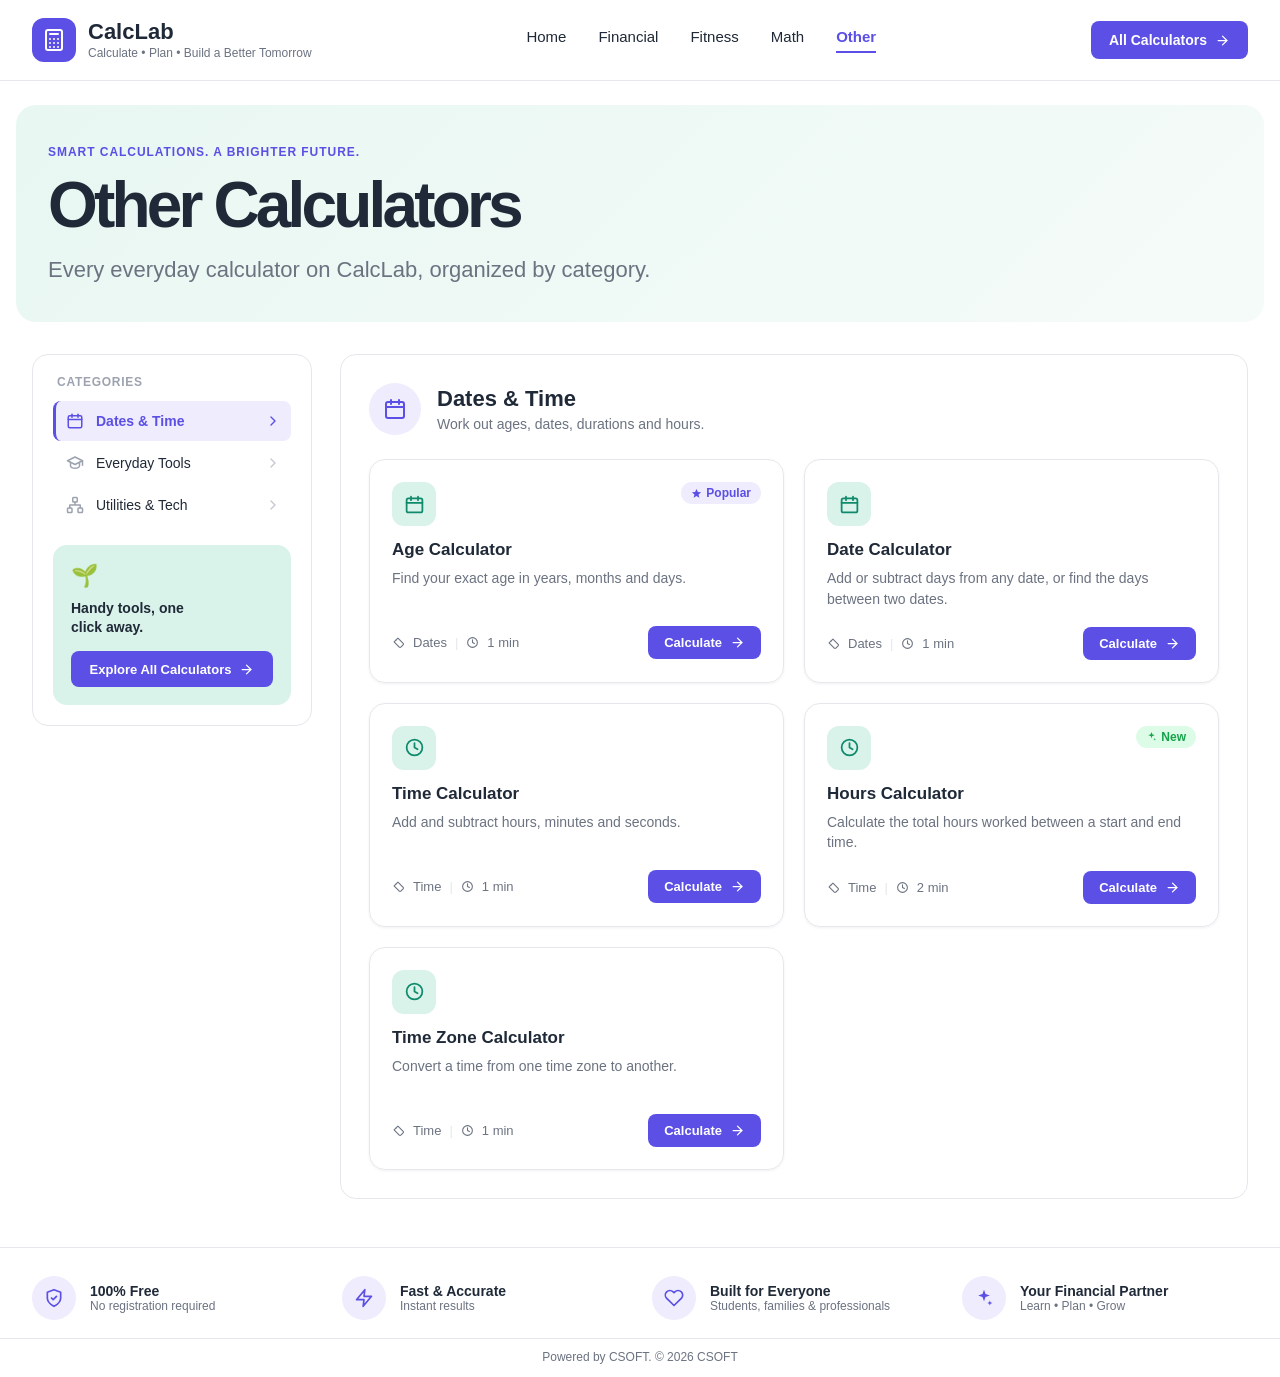
<file: other.html>
<!DOCTYPE html>
<html lang="en">
<head>
<meta charset="UTF-8">
<meta name="viewport" content="width=device-width, initial-scale=1.0">
<title>CalcLab — Other Calculators</title>
<link rel="stylesheet" href="css/styles.css">
</head>
<body>

<header class="site-header">
  <div class="brand">
    <a href="index.html" class="brand-link" aria-label="Go to homepage">
      <div class="brand-mark" id="brand-mark-icon"></div>
      <div>
        <div class="brand-name">CalcLab</div>
        <div class="brand-tagline">Calculate &bull; Plan &bull; Build a Better Tomorrow</div>
      </div>
    </a>
  </div>
  <nav class="main-nav">
    <a href="index.html">Home</a>
    <a href="financial.html" target="_blank" rel="noopener noreferrer">Financial</a>
    <a href="fitness.html" target="_blank" rel="noopener noreferrer">Fitness</a>
    <a href="math.html" target="_blank" rel="noopener noreferrer">Math</a>
    <a href="other.html" class="active" target="_blank" rel="noopener noreferrer">Other</a>
  </nav>
  <div class="header-actions">
    <a href="all-calculators.html" target="_blank" rel="noopener noreferrer" class="btn btn-primary">All Calculators <span id="all-calc-arrow"></span></a>
  </div>
</header>

<div class="page-intro">
  <div class="hero-eyebrow">Smart calculations. A brighter future.</div>
  <h1>Other Calculators</h1>
  <p>Every everyday calculator on CalcLab, organized by category.</p>
</div>

<main class="main-content">
  <aside class="sidebar">
    <div class="sidebar-label">CATEGORIES</div>
    <nav class="category-list" id="category-list"></nav>
    <div class="sidebar-cta">
      <div class="cta-icon">🌱</div>
      <p>Handy tools, one<br>click away.</p>
      <a href="all-calculators.html" target="_blank" rel="noopener noreferrer" class="btn btn-primary btn-block">Explore All Calculators <span class="cta-arrow-icon"></span></a>
    </div>
  </aside>

  <section class="category-panel" id="category-panel">
    <!-- rendered below -->
  </section>
</main>

<footer class="footer-strip">
  <div class="footer-item">
    <div class="icon-tile" id="footer-icon-1"></div>
    <div><div class="footer-title">100% Free</div><div class="footer-sub">No registration required</div></div>
  </div>
  <div class="footer-item">
    <div class="icon-tile" id="footer-icon-2"></div>
    <div><div class="footer-title">Fast &amp; Accurate</div><div class="footer-sub">Instant results</div></div>
  </div>
  <div class="footer-item">
    <div class="icon-tile" id="footer-icon-3"></div>
    <div><div class="footer-title">Built for Everyone</div><div class="footer-sub">Students, families &amp; professionals</div></div>
  </div>
  <div class="footer-item">
    <div class="icon-tile" id="footer-icon-4"></div>
    <div><div class="footer-title">Your Financial Partner</div><div class="footer-sub">Learn &bull; Plan &bull; Grow</div></div>
  </div>
</footer>
<div class="footer-credit">Powered by CSOFT. © 2026 CSOFT</div>

<script src="js/icons.js"></script>
<script src="js/data.js"></script>
<script src="js/render.js"></script>
<script src="js/category-sidebar-page.js"></script>
<script>
  initPageChrome();
  initSidebarPanel({ groups: OTHER_SUBCATEGORIES });
</script>
<script src="js/nav-toggle.js"></script>
</body>
</html>
</file>
<file: css/styles.css>
:root {
  --brand: #5B4FE5;
  --brand-dark: #4A3FD1;
  --brand-pale: #EEECFD;
  --mint-start: #E8F7F2;
  --mint-end: #F5FBF9;
  --teal-tile: #D9F2EA;
  --teal-icon: #0F8A6B;
  --page-bg: #FFFFFF;
  --card-bg: #FFFFFF;
  --card-border: #E5E7EB;
  --heading: #1F2937;
  --body-text: #6B7280;
  --footer-bg: #FAFAFA;
  --badge-popular-bg: #EEECFD;
  --badge-popular-text: #5B4FE5;
  --badge-new-bg: #DCFCE7;
  --badge-new-text: #16A34A;
  --radius-card: 16px;
  --radius-btn: 8px;
  --shadow-card: 0 1px 3px rgba(0, 0, 0, 0.06);
  --font-sans: 'Inter', -apple-system, BlinkMacSystemFont, 'Segoe UI', Roboto, Helvetica, Arial, sans-serif;
}

* { box-sizing: border-box; }

html, body {
  margin: 0;
  padding: 0;
  background: var(--page-bg);
  color: var(--heading);
  font-family: var(--font-sans);
}

img, svg { display: block; }

a { color: inherit; text-decoration: none; }

.icon {
  width: 1em;
  height: 1em;
  display: inline-block;
  vertical-align: middle;
}

button {
  font-family: inherit;
  cursor: pointer;
}

/* Layout */
.site-header,
.hero,
.main-content,
.section-block,
.footer-strip {
  max-width: 1400px;
  margin: 0 auto;
  padding-left: 32px;
  padding-right: 32px;
}

.section-block {
  margin-top: 32px;
}

/* Header */
.site-header {
  display: flex;
  align-items: center;
  justify-content: space-between;
  gap: 24px;
  padding-top: 18px;
  padding-bottom: 18px;
  border-bottom: 1px solid var(--card-border);
}

.brand {
  display: flex;
  align-items: center;
  gap: 12px;
}

.brand-link {
  display: inline-flex;
  align-items: center;
  gap: 12px;
  color: inherit;
  text-decoration: none;
}

.brand-link:hover {
  color: inherit;
}

.brand-mark {
  width: 44px;
  height: 44px;
  border-radius: 12px;
  background: var(--brand);
  color: #fff;
  display: flex;
  align-items: center;
  justify-content: center;
  flex-shrink: 0;
}

.brand-mark .icon { width: 24px; height: 24px; }

.brand-name { font-size: 22px; font-weight: 800; line-height: 1.1; }

.brand-tagline { font-size: 12px; color: var(--body-text); margin-top: 2px; }

.main-nav {
  display: flex;
  align-items: center;
  gap: 32px;
  font-size: 15px;
  font-weight: 500;
  color: var(--heading);
}

.main-nav a {
  padding-bottom: 6px;
  border-bottom: 2px solid transparent;
  transition: color 0.15s ease, border-color 0.15s ease;
}

.main-nav a:hover { color: var(--brand); border-bottom-color: var(--brand); }

.main-nav a.active { color: var(--brand); border-bottom-color: var(--brand); font-weight: 600; }

.header-actions { display: flex; align-items: center; gap: 16px; }

.search-box {
  position: relative;
  display: flex;
  align-items: center;
  gap: 8px;
  border: 1px solid var(--card-border);
  border-radius: var(--radius-btn);
  padding: 9px 14px;
  color: var(--body-text);
  min-width: 220px;
}

.search-box input {
  border: none;
  outline: none;
  font-size: 14px;
  width: 100%;
  font-family: inherit;
  color: var(--heading);
}

.search-box .icon { width: 16px; height: 16px; flex-shrink: 0; }

.search-results {
  position: absolute;
  top: calc(100% + 8px);
  left: 0;
  right: 0;
  background: #fff;
  border: 1px solid var(--card-border);
  border-radius: 12px;
  box-shadow: 0 8px 24px rgba(15, 23, 42, 0.12);
  padding: 6px;
  max-height: 360px;
  overflow-y: auto;
  z-index: 50;
}

.search-result-item {
  display: flex;
  align-items: center;
  justify-content: space-between;
  gap: 10px;
  padding: 9px 10px;
  border-radius: 8px;
  font-size: 14px;
  color: var(--heading);
}

.search-result-item:hover { background: var(--brand-pale); color: var(--brand); }
.search-result-item .result-name { font-weight: 500; }
.search-result-item .result-category {
  font-size: 12px;
  color: var(--body-text);
  background: #F3F4F6;
  padding: 2px 8px;
  border-radius: 999px;
  flex-shrink: 0;
}
.search-result-item:hover .result-category { color: var(--brand); background: var(--brand-pale); }

.search-no-results {
  padding: 14px 10px;
  font-size: 14px;
  color: var(--body-text);
  text-align: center;
}

.btn {
  display: inline-flex;
  align-items: center;
  justify-content: center;
  gap: 8px;
  border: none;
  border-radius: var(--radius-btn);
  font-weight: 600;
  font-size: 14px;
  padding: 11px 18px;
  white-space: nowrap;
}

.btn .icon { width: 15px; height: 15px; }

.btn-primary { background: var(--brand); color: #fff; }
.btn-primary:hover { background: var(--brand-dark); }

.btn-outline {
  background: #fff;
  color: var(--brand);
  border: 1px solid var(--brand-pale);
}
.btn-outline:hover { background: var(--brand-pale); }

.btn-block { width: 100%; }

/* Hero */
.hero {
  margin-top: 24px;
  border-radius: 20px;
  background: linear-gradient(135deg, var(--mint-start), var(--mint-end));
  display: flex;
  align-items: center;
  justify-content: space-between;
  gap: 40px;
  padding-top: 40px;
  padding-bottom: 40px;
  overflow: hidden;
}

.hero-copy { max-width: 620px; }

.hero-eyebrow {
  color: var(--brand);
  font-weight: 700;
  font-size: 12px;
  letter-spacing: 0.08em;
  text-transform: uppercase;
  margin-bottom: 14px;
}

.hero-copy h1 {
  font-size: 48px;
  font-weight: 800;
  line-height: 1.1;
  margin: 0 0 16px;
  color: var(--heading);
}

.hero-copy p.subhead {
  font-size: 17px;
  color: var(--body-text);
  margin: 0 0 24px;
}

.hero-stats { display: flex; gap: 14px; flex-wrap: wrap; }

.stat-pill {
  display: flex;
  align-items: center;
  gap: 10px;
  background: #fff;
  border-radius: 12px;
  padding: 12px 16px;
  box-shadow: var(--shadow-card);
}

.stat-pill .icon-tile {
  width: 32px;
  height: 32px;
  border-radius: 8px;
  background: var(--teal-tile);
  color: var(--teal-icon);
  display: flex;
  align-items: center;
  justify-content: center;
  flex-shrink: 0;
}

.stat-pill .icon-tile .icon { width: 17px; height: 17px; }

.stat-pill .stat-title { font-size: 14px; font-weight: 700; color: var(--heading); }
.stat-pill .stat-sub { font-size: 12px; color: var(--body-text); }

.hero-art { flex-shrink: 0; position: relative; }

.hero-illustration {
  position: relative;
  width: 420px;
  height: 260px;
}

.hero-bg-svg { position: absolute; top: 0; left: 0; }

.hero-illustration img {
  position: absolute;
  width: auto;
  filter: drop-shadow(0 6px 10px rgba(15, 30, 25, 0.12));
}

.illus-calculator {
  position: absolute;
  top: 12px;
  left: 128px;
  height: 208px;
  width: auto;
  transform: rotate(-12deg);
  filter: drop-shadow(0 6px 10px rgba(15, 30, 25, 0.12));
}

.illus-coins {
  top: 104px;
  left: 34px;
  height: 152px;
  transform: rotate(-4deg);
}

.illus-leaves {
  top: 158px;
  left: 342px;
  height: 102px;
  transform: rotate(8deg);
}

.hero-caption {
  position: absolute;
  top: 0;
  right: -30px;
  font-family: "Segoe Print", "Bradley Hand", "Comic Sans MS", cursive;
  font-size: 15px;
  color: var(--heading);
  line-height: 1.35;
  transform: rotate(-4deg);
  text-align: left;
  max-width: 150px;
}

.hero-caption-arrow {
  display: block;
  margin: 6px 0 0 92px;
  transform: rotate(-4deg);
}

/* Main content */
.main-content {
  display: grid;
  grid-template-columns: 280px 1fr;
  gap: 28px;
  margin-top: 32px;
  align-items: start;
}

/* Sidebar */
.sidebar {
  background: #fff;
  border: 1px solid var(--card-border);
  border-radius: var(--radius-card);
  padding: 20px;
}

.sidebar-label {
  font-size: 12px;
  font-weight: 700;
  letter-spacing: 0.06em;
  color: #9CA3AF;
  margin: 0 0 12px 4px;
}

.category-list { display: flex; flex-direction: column; gap: 2px; margin-bottom: 20px; }

.category-item {
  display: flex;
  align-items: center;
  gap: 12px;
  width: 100%;
  background: none;
  border: none;
  border-left: 3px solid transparent;
  border-radius: 8px;
  padding: 11px 10px;
  font-size: 14px;
  font-weight: 500;
  color: var(--heading);
  text-align: left;
}

.category-item:hover { background: #F9FAFB; }

.category-item.active {
  background: var(--brand-pale);
  color: var(--brand);
  border-left-color: var(--brand);
  font-weight: 600;
}

.category-item .icon { width: 18px; height: 18px; flex-shrink: 0; color: #9CA3AF; }
.category-item.active .icon { color: var(--brand); }
.category-item .cat-label { flex: 1; }
.category-item .chevron { width: 16px; height: 16px; color: #C4C8D0; flex-shrink: 0; }

.sidebar-cta {
  background: var(--teal-tile);
  border-radius: 14px;
  padding: 18px;
}

.sidebar-cta .cta-icon { font-size: 22px; margin-bottom: 10px; }
.sidebar-cta p { margin: 0; font-size: 14px; font-weight: 700; color: var(--heading); line-height: 1.35; }
.sidebar-cta .btn { margin-top: 14px; font-size: 13px; padding: 10px 14px; }

/* Category panel */
.category-panel {
  background: #fff;
  border: 1px solid var(--card-border);
  border-radius: var(--radius-card);
  padding: 28px;
}

.category-panel-header {
  display: flex;
  align-items: flex-start;
  justify-content: space-between;
  gap: 16px;
  margin-bottom: 24px;
}

.category-panel-title { display: flex; align-items: center; gap: 16px; }

.category-icon-badge {
  width: 52px;
  height: 52px;
  border-radius: 50%;
  background: var(--brand-pale);
  color: var(--brand);
  display: flex;
  align-items: center;
  justify-content: center;
  flex-shrink: 0;
}

.category-icon-badge .icon { width: 24px; height: 24px; }

.category-panel-title h2 { font-size: 22px; font-weight: 800; margin: 0 0 4px; }
.category-panel-title p { font-size: 14px; color: var(--body-text); margin: 0; }

.view-all-link {
  display: inline-flex;
  align-items: center;
  gap: 6px;
  font-size: 14px;
  font-weight: 600;
  color: var(--brand);
  background: none;
  border: none;
  white-space: nowrap;
  padding: 4px;
}

.view-all-link .icon { width: 14px; height: 14px; }

/* Card grid */
.card-grid {
  display: grid;
  grid-template-columns: repeat(2, 1fr);
  gap: 20px;
}

.calc-card {
  border: 1px solid var(--card-border);
  border-radius: var(--radius-card);
  padding: 22px;
  box-shadow: var(--shadow-card);
  transition: transform 0.25s ease, box-shadow 0.25s ease, border-color 0.25s ease;
  animation: cardFadeInUp 0.45s ease both;
}

.calc-card:nth-child(1) { animation-delay: 0.02s; }
.calc-card:nth-child(2) { animation-delay: 0.08s; }
.calc-card:nth-child(3) { animation-delay: 0.14s; }
.calc-card:nth-child(4) { animation-delay: 0.2s; }
.calc-card:nth-child(n+5) { animation-delay: 0.24s; }

.calc-card:hover {
  transform: translateY(-6px);
  box-shadow: 0 14px 26px rgba(91, 79, 229, 0.14);
  border-color: var(--brand-pale);
}

@keyframes cardFadeInUp {
  from { opacity: 0; transform: translateY(14px); }
  to { opacity: 1; transform: translateY(0); }
}

.calc-card-top {
  display: flex;
  align-items: flex-start;
  justify-content: space-between;
  margin-bottom: 14px;
}

.calc-icon-tile {
  width: 44px;
  height: 44px;
  border-radius: 12px;
  background: var(--teal-tile);
  color: var(--teal-icon);
  display: flex;
  align-items: center;
  justify-content: center;
  transition: transform 0.3s ease;
}

.calc-card:hover .calc-icon-tile { transform: scale(1.08) rotate(-4deg); }

.calc-icon-tile .icon { width: 21px; height: 21px; }

.badge {
  display: inline-flex;
  align-items: center;
  gap: 4px;
  font-size: 12px;
  font-weight: 700;
  padding: 4px 10px;
  border-radius: 999px;
}

.badge .icon { width: 11px; height: 11px; }

.badge-popular { background: var(--badge-popular-bg); color: var(--badge-popular-text); }

.badge-new {
  background: var(--badge-new-bg);
  color: var(--badge-new-text);
  animation: badgePulse 2.4s ease-in-out infinite;
}

@keyframes badgePulse {
  0%, 100% { box-shadow: 0 0 0 0 rgba(22, 163, 74, 0.28); }
  50% { box-shadow: 0 0 0 5px rgba(22, 163, 74, 0); }
}

.calc-card h3 { font-size: 17px; font-weight: 700; margin: 0 0 8px; }
.calc-card p.calc-desc { font-size: 14px; color: var(--body-text); line-height: 1.45; margin: 0 0 18px; min-height: 40px; }

.calc-card-footer {
  display: flex;
  align-items: center;
  justify-content: space-between;
  gap: 12px;
}

.calc-meta {
  display: flex;
  align-items: center;
  gap: 8px;
  font-size: 13px;
  color: var(--body-text);
  flex-wrap: wrap;
}

.calc-meta .icon { width: 13px; height: 13px; }
.calc-meta .dot { color: var(--card-border); }

.calc-card .btn-primary { padding: 9px 16px; font-size: 13px; }
.calc-card .btn-primary .icon { transition: transform 0.2s ease; }
.calc-card .btn-primary:hover .icon { transform: translateX(3px); }

.card-grid.extra { margin-top: 20px; }

@media (prefers-reduced-motion: reduce) {
  .calc-card,
  .calc-icon-tile,
  .calc-card .btn-primary .icon,
  .badge-new {
    animation: none;
    transition: none;
  }
  .calc-card:hover { transform: none; }
  .calc-card:hover .calc-icon-tile { transform: none; }
}

/* Listing pages */
.page-intro {
  max-width: 1400px;
  margin: 24px auto 0;
  padding: 40px 32px 36px;
  border-radius: 20px;
  background: linear-gradient(135deg, var(--mint-start), var(--mint-end));
}

.page-intro .hero-eyebrow {
  color: var(--brand);
  font-weight: 700;
  font-size: 12px;
  letter-spacing: 0.08em;
  text-transform: uppercase;
  margin-bottom: 16px;
}

.page-intro h1 {
  font-size: clamp(44px, 5vw, 72px);
  line-height: 0.96;
  letter-spacing: -0.06em;
  font-weight: 800;
  margin: 0 0 18px;
  color: var(--heading);
  max-width: 760px;
}

.page-intro p {
  color: var(--body-text);
  font-size: clamp(17px, 1.8vw, 22px);
  line-height: 1.45;
  margin: 0;
  max-width: 960px;
}

.page-main {
  max-width: 1400px;
  margin: 0 auto;
  padding: 24px 32px 40px;
  display: flex;
  flex-direction: column;
  gap: 20px;
}

.calc-group {
  background: #fff;
  border: 1px solid var(--card-border);
  border-radius: var(--radius-card);
  padding: 24px 28px;
}

.calc-group-header { display: flex; align-items: center; gap: 16px; margin-bottom: 18px; }
.calc-group-header h2 { font-size: 18px; font-weight: 700; margin: 0; }
.calc-group-count { color: var(--body-text); font-weight: 500; font-size: 14px; }

.calc-link-grid {
  display: grid;
  grid-template-columns: repeat(auto-fill, minmax(220px, 1fr));
  gap: 4px;
}

.calc-link {
  display: flex;
  align-items: center;
  gap: 10px;
  padding: 9px 10px;
  border-radius: 8px;
  font-size: 14px;
  color: var(--heading);
}

.calc-link:hover { background: var(--brand-pale); color: var(--brand); }
.calc-link .icon { width: 16px; height: 16px; color: var(--teal-icon); flex-shrink: 0; }
.calc-link:hover .icon { color: var(--brand); }

/* Footer strip */
.footer-strip {
  margin-top: 48px;
  padding-top: 28px;
  padding-bottom: 18px;
  border-top: 1px solid var(--card-border);
  display: grid;
  grid-template-columns: repeat(4, 1fr);
  gap: 24px;
}

.footer-item { display: flex; align-items: center; gap: 14px; }

.footer-item .icon-tile {
  width: 44px;
  height: 44px;
  border-radius: 50%;
  background: var(--brand-pale);
  color: var(--brand);
  display: flex;
  align-items: center;
  justify-content: center;
  flex-shrink: 0;
}

.footer-item .icon-tile .icon { width: 20px; height: 20px; }

.footer-item .footer-title { font-size: 14px; font-weight: 700; }
.footer-item .footer-sub { font-size: 12px; color: var(--body-text); }

.footer-credit {
  max-width: 1400px;
  margin: 0 auto;
  padding: 10px 32px 12px;
  border-top: 1px solid var(--card-border);
  text-align: center;
  color: var(--body-text);
  font-size: 12px;
  line-height: 1.4;
  font-weight: 500;
}

.footer-credit strong {
  color: var(--heading);
  font-weight: 700;
}

/* Stub pages */
.stub-main {
  max-width: 700px;
  margin: 80px auto;
  padding: 0 32px;
  text-align: center;
}

.stub-main h1 { font-size: 32px; margin-bottom: 12px; }
.stub-main p { color: var(--body-text); font-size: 16px; margin-bottom: 28px; }

/* Calculator page */
.calc-page-intro {
  display: flex;
  align-items: center;
  gap: 18px;
}

.calc-page-intro .category-icon-badge { width: 56px; height: 56px; flex-shrink: 0; }
.calc-page-intro .category-icon-badge .icon { width: 26px; height: 26px; }
.calc-page-intro h1 { font-size: 26px; margin: 0 0 4px; }
.calc-page-intro p { color: var(--body-text); font-size: 14px; margin: 0; }

.calc-columns {
  display: grid;
  grid-template-columns: 1fr 1fr;
  gap: 20px;
  align-items: start;
}

.calc-card-panel {
  background: #fff;
  border: 1px solid var(--card-border);
  border-radius: var(--radius-card);
  padding: 24px;
}

.calc-panel-heading {
  font-size: 13px;
  font-weight: 700;
  letter-spacing: 0.04em;
  text-transform: uppercase;
  color: #9CA3AF;
  margin: 0 0 16px;
}

.calc-form {
  display: flex;
  flex-direction: column;
  gap: 14px;
}

.calc-field { display: flex; flex-direction: column; gap: 6px; }
.calc-field-label { font-size: 13px; font-weight: 600; color: var(--heading); }

.calc-field input[type="number"],
.calc-field input[type="date"],
.calc-field input[type="time"],
.calc-field select {
  border: 1px solid var(--card-border);
  border-radius: var(--radius-btn);
  padding: 10px 12px;
  font-size: 14px;
  font-family: inherit;
  color: var(--heading);
  outline: none;
}

.calc-field input:focus,
.calc-field select:focus { border-color: var(--brand); }

.calc-field-checkbox { flex-direction: row; align-items: center; gap: 8px; }
.calc-field-checkbox span { font-size: 14px; color: var(--heading); }

.radio-row { display: flex; gap: 10px; flex-wrap: wrap; }
.radio-pill {
  display: flex;
  align-items: center;
  gap: 6px;
  border: 1px solid var(--card-border);
  border-radius: 999px;
  padding: 7px 14px;
  font-size: 13px;
  cursor: pointer;
}

.calc-submit { margin-top: 6px; align-self: flex-start; }

.calc-results-inner { display: flex; flex-direction: column; gap: 12px; }

.result-row {
  display: flex;
  align-items: baseline;
  justify-content: space-between;
  gap: 12px;
  padding: 12px 14px;
  border-radius: 10px;
  background: #F9FAFB;
}

.result-row.result-primary {
  background: var(--brand-pale);
}

.result-label { font-size: 13px; color: var(--body-text); }
.result-value { font-size: 15px; font-weight: 700; color: var(--heading); }
.result-primary .result-value { color: var(--brand); font-size: 20px; }

.calc-error {
  background: #FEF2F2;
  color: #B91C1C;
  border-radius: 10px;
  padding: 14px;
  font-size: 14px;
}

.amort-heading { font-size: 14px; font-weight: 700; margin: 22px 0 10px; }

.amort-table-wrap { max-height: 340px; overflow-y: auto; border: 1px solid var(--card-border); border-radius: 10px; }

.amort-table { width: 100%; border-collapse: collapse; font-size: 13px; }
.amort-table th, .amort-table td { padding: 8px 12px; text-align: right; border-bottom: 1px solid var(--card-border); }
.amort-table th:first-child, .amort-table td:first-child { text-align: left; }
.amort-table thead th { position: sticky; top: 0; background: #F9FAFB; color: var(--body-text); font-weight: 600; }

/* Scientific calculator */
.sci-calc { max-width: 340px; }

.sci-display {
  background: #1F2937;
  color: #fff;
  font-size: 26px;
  font-weight: 600;
  text-align: right;
  padding: 20px 16px;
  border-radius: 12px;
  margin-bottom: 12px;
  overflow-x: auto;
  white-space: nowrap;
}

.sci-keys {
  display: grid;
  grid-template-columns: repeat(4, 1fr);
  gap: 8px;
}

.sci-key {
  border: 1px solid var(--card-border);
  background: #F9FAFB;
  border-radius: 10px;
  padding: 14px 0;
  font-size: 15px;
  font-weight: 600;
  color: var(--heading);
}

.sci-key:hover { background: var(--brand-pale); }
.sci-key-mode { font-size: 12px; background: #fff; }
.sci-key-equals { background: var(--brand); color: #fff; border-color: var(--brand); }
.sci-key-equals:hover { background: var(--brand-dark); }

/* About and related */
.calc-info-panel { padding: 32px; }

.calc-info-title {
  display: flex;
  align-items: center;
  gap: 10px;
  font-size: 20px;
  font-weight: 800;
  margin: 0 0 14px;
  color: var(--heading);
}

.calc-info-title .icon { width: 22px; height: 22px; color: var(--brand); flex-shrink: 0; }

.calc-info-panel h3 { font-size: 16px; font-weight: 700; margin: 26px 0 10px; color: var(--heading); }
.calc-info-panel p { font-size: 14.5px; line-height: 1.7; color: var(--body-text); margin: 0; }

.calc-faq { display: flex; flex-direction: column; gap: 16px; margin-top: 4px; }

.faq-item { border-top: 1px solid var(--card-border); padding-top: 14px; }
.faq-item:first-child { border-top: none; padding-top: 0; }
.faq-q { font-size: 14.5px; font-weight: 700; color: var(--heading); margin: 0 0 6px; }
.faq-a { font-size: 14px; line-height: 1.6; color: var(--body-text); margin: 0; }

/* Responsive */
img { max-width: 100%; }
.main-content > *, .sidebar, .hero-copy { min-width: 0; }
.hero-art { max-width: 100%; }
.hero-illustration { transform-origin: top left; }
@media (max-width: 1432px) {
  .hero { width: calc(100% - 32px); }
}
@media (max-width: 1180px) {
  .hero { flex-direction: column; align-items: flex-start; gap: 24px; }
  .hero-art { align-self: center; }
}
.nav-toggle {
  display: none;
  width: 44px;
  height: 44px;
  background: #fff;
  border: 1px solid var(--card-border);
  border-radius: var(--radius-btn);
  flex-direction: column;
  align-items: center;
  justify-content: center;
  gap: 5px;
  padding: 0;
  margin-left: auto;
  flex-shrink: 0;
}
.nav-toggle span { display: block; width: 20px; height: 2px; background: var(--heading); transition: transform 0.25s ease, opacity 0.25s ease; }
.site-header.nav-open .nav-toggle span:nth-child(1) { transform: translateY(7px) rotate(45deg); }
.site-header.nav-open .nav-toggle span:nth-child(2) { opacity: 0; }
.site-header.nav-open .nav-toggle span:nth-child(3) { transform: translateY(-7px) rotate(-45deg); }

@media (max-width: 1200px) {
  .main-nav { gap: 20px; }
  .search-box { min-width: 160px; }
  .main-content { grid-template-columns: 240px 1fr; }
}

@media (max-width: 960px) {
  .site-header, .hero, .main-content, .section-block, .footer-strip, .page-main, .page-intro, .footer-credit {
    padding-left: 20px;
    padding-right: 20px;
  }
  .hero { width: calc(100% - 24px); }
  .site-header { flex-wrap: wrap; gap: 12px; }
  .nav-toggle { display: flex; }
  .main-nav, .header-actions { display: none; width: 100%; }
  .site-header.nav-open .main-nav {
    display: flex;
    flex-direction: column;
    align-items: stretch;
    gap: 0;
    order: 3;
  }
  .site-header.nav-open .main-nav a { padding: 14px 4px; border-bottom: 1px solid var(--card-border); }
  .site-header.nav-open .header-actions {
    display: flex;
    flex-direction: column;
    align-items: stretch;
    order: 4;
    padding-bottom: 8px;
  }
  .site-header.nav-open .search-box { display: flex; min-width: 0; width: 100%; }
  .header-actions .btn { width: 100%; }
  .hero { flex-direction: column; align-items: flex-start; gap: 24px; padding-top: 28px; padding-bottom: 28px; }
  .hero-copy h1 { font-size: 34px; }
  .hero-copy p.subhead { font-size: 16px; }
  .main-content { grid-template-columns: 1fr; }
  .sidebar { padding: 16px; }
  .category-list { flex-direction: row; overflow-x: auto; gap: 8px; padding-bottom: 6px; -webkit-overflow-scrolling: touch; }
  .category-item { width: auto; white-space: nowrap; border-left: none; border-bottom: 3px solid transparent; flex-shrink: 0; }
  .category-item.active { border-left-color: transparent; border-bottom-color: var(--brand); }
  .category-item .chevron { display: none; }
  .card-grid { grid-template-columns: 1fr; }
  .footer-strip { grid-template-columns: repeat(2, 1fr); }
  .calc-columns { grid-template-columns: 1fr; }
  .calc-group { padding: 20px; }
}

@media (max-width: 600px) {
  .brand-name { font-size: 19px; }
  .brand-tagline { display: none; }
  .brand-mark { width: 38px; height: 38px; }
  .hero-copy h1 { font-size: 28px; }
  .hero-stats { flex-direction: column; }
  .stat-pill { width: 100%; }
  .page-intro { padding-top: 28px; padding-bottom: 28px; border-radius: 16px; }
  .page-intro h1 { font-size: clamp(32px, 10vw, 44px); }
  .category-panel { padding: 18px; }
  .category-panel-header { flex-direction: column; align-items: flex-start; }
  .category-icon-badge { width: 44px; height: 44px; }
  .calc-card { padding: 18px; }
  .calc-card-footer { flex-wrap: wrap; }
  .calc-link-grid { grid-template-columns: 1fr; }
  .footer-strip { grid-template-columns: 1fr; }
  .calc-page-intro { align-items: flex-start; }
  .calc-page-intro h1 { font-size: 22px; }
  .calc-card-panel { padding: 18px; }
  .calc-field input[type="number"], .calc-field input[type="date"], .calc-field input[type="time"], .calc-field select { font-size: 16px; width: 100%; }
  .calc-submit { align-self: stretch; }
  .result-row { flex-wrap: wrap; }
  .amort-table-wrap { overflow-x: auto; }
  .amort-table { min-width: 420px; }
  .calc-info-panel { padding: 20px; }
  .sci-calc { max-width: 100%; }
  .sci-display { font-size: 22px; padding: 16px 12px; }
  .sci-key { padding: 13px 0; font-size: 14px; }
  .stub-main { margin: 48px auto; padding: 0 20px; }
}

@media (max-width: 1100px) {
  .brand-tagline { display: none; }
  .search-box { min-width: 140px; }
}

@media (max-width: 1432px) {
  .page-intro { width: calc(100% - 32px); }
}
@media (max-width: 960px) {
  .page-intro { width: calc(100% - 24px); }
}
</file>
